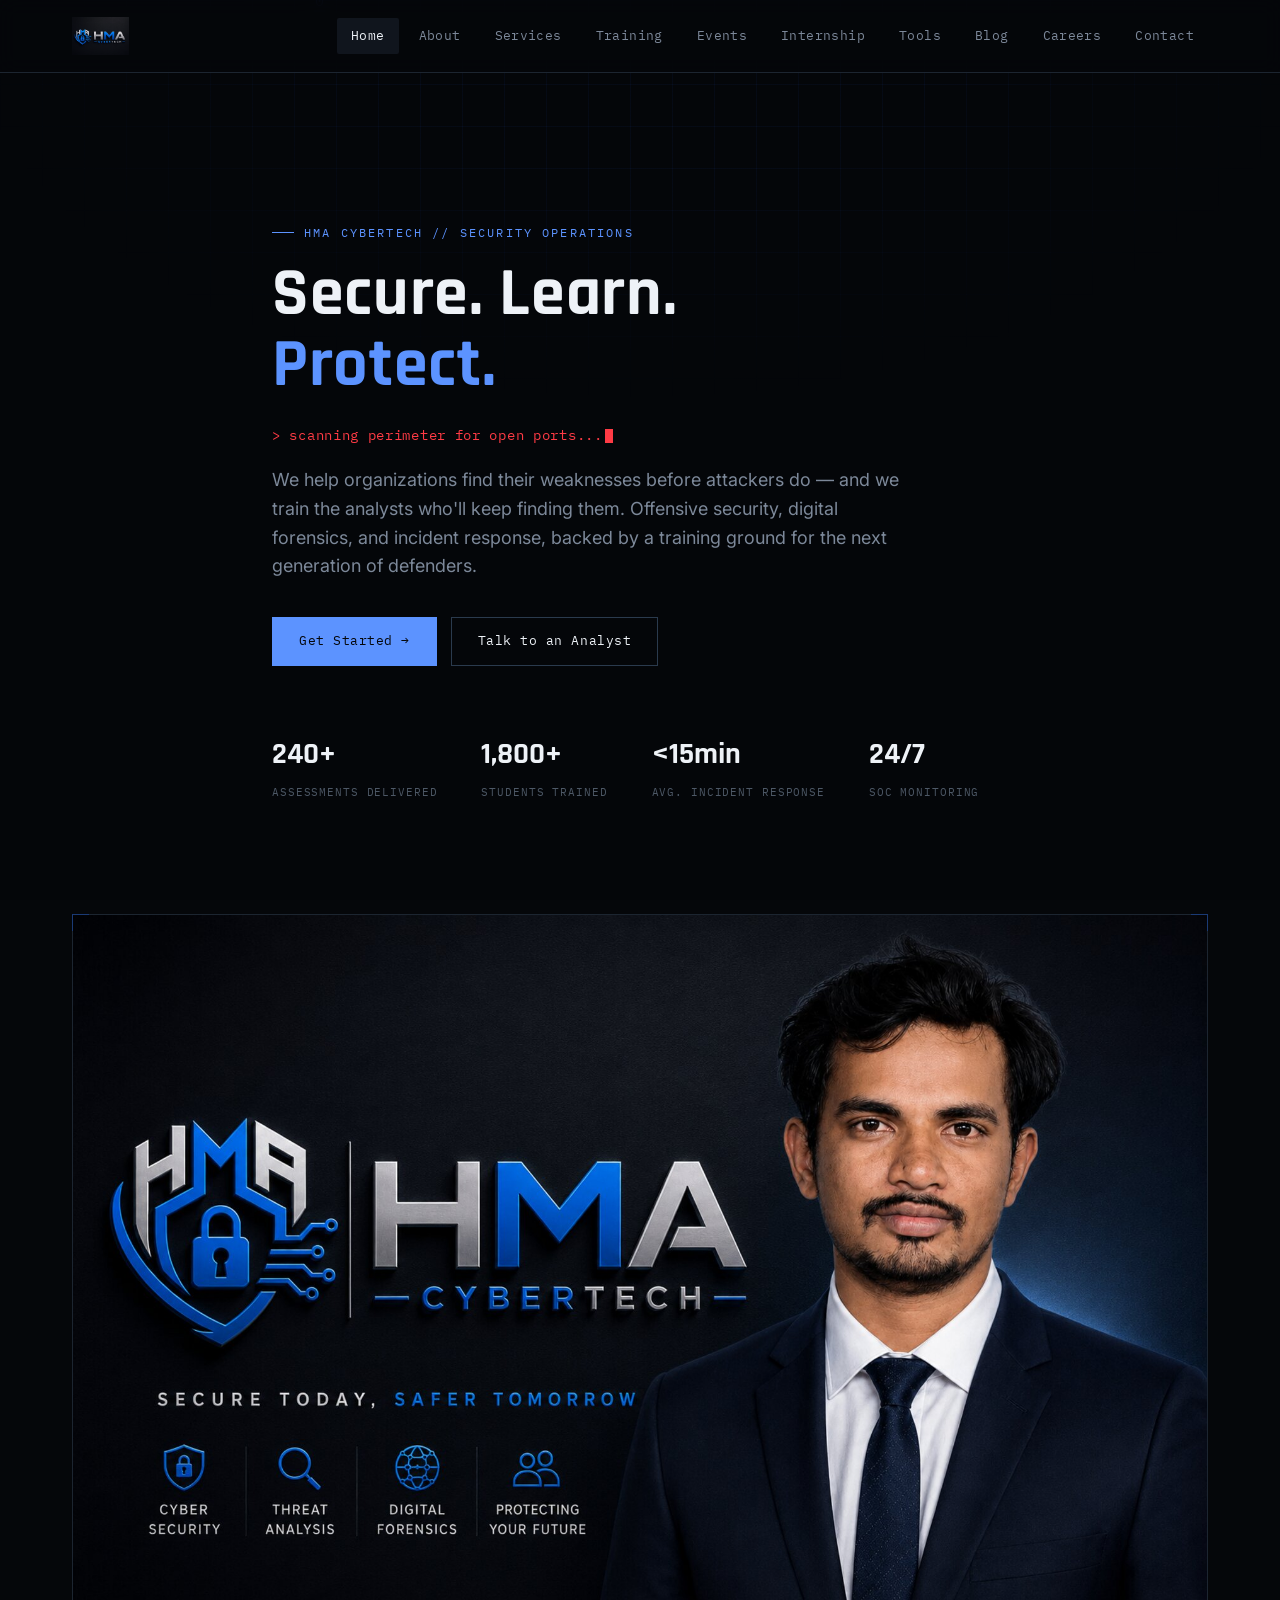
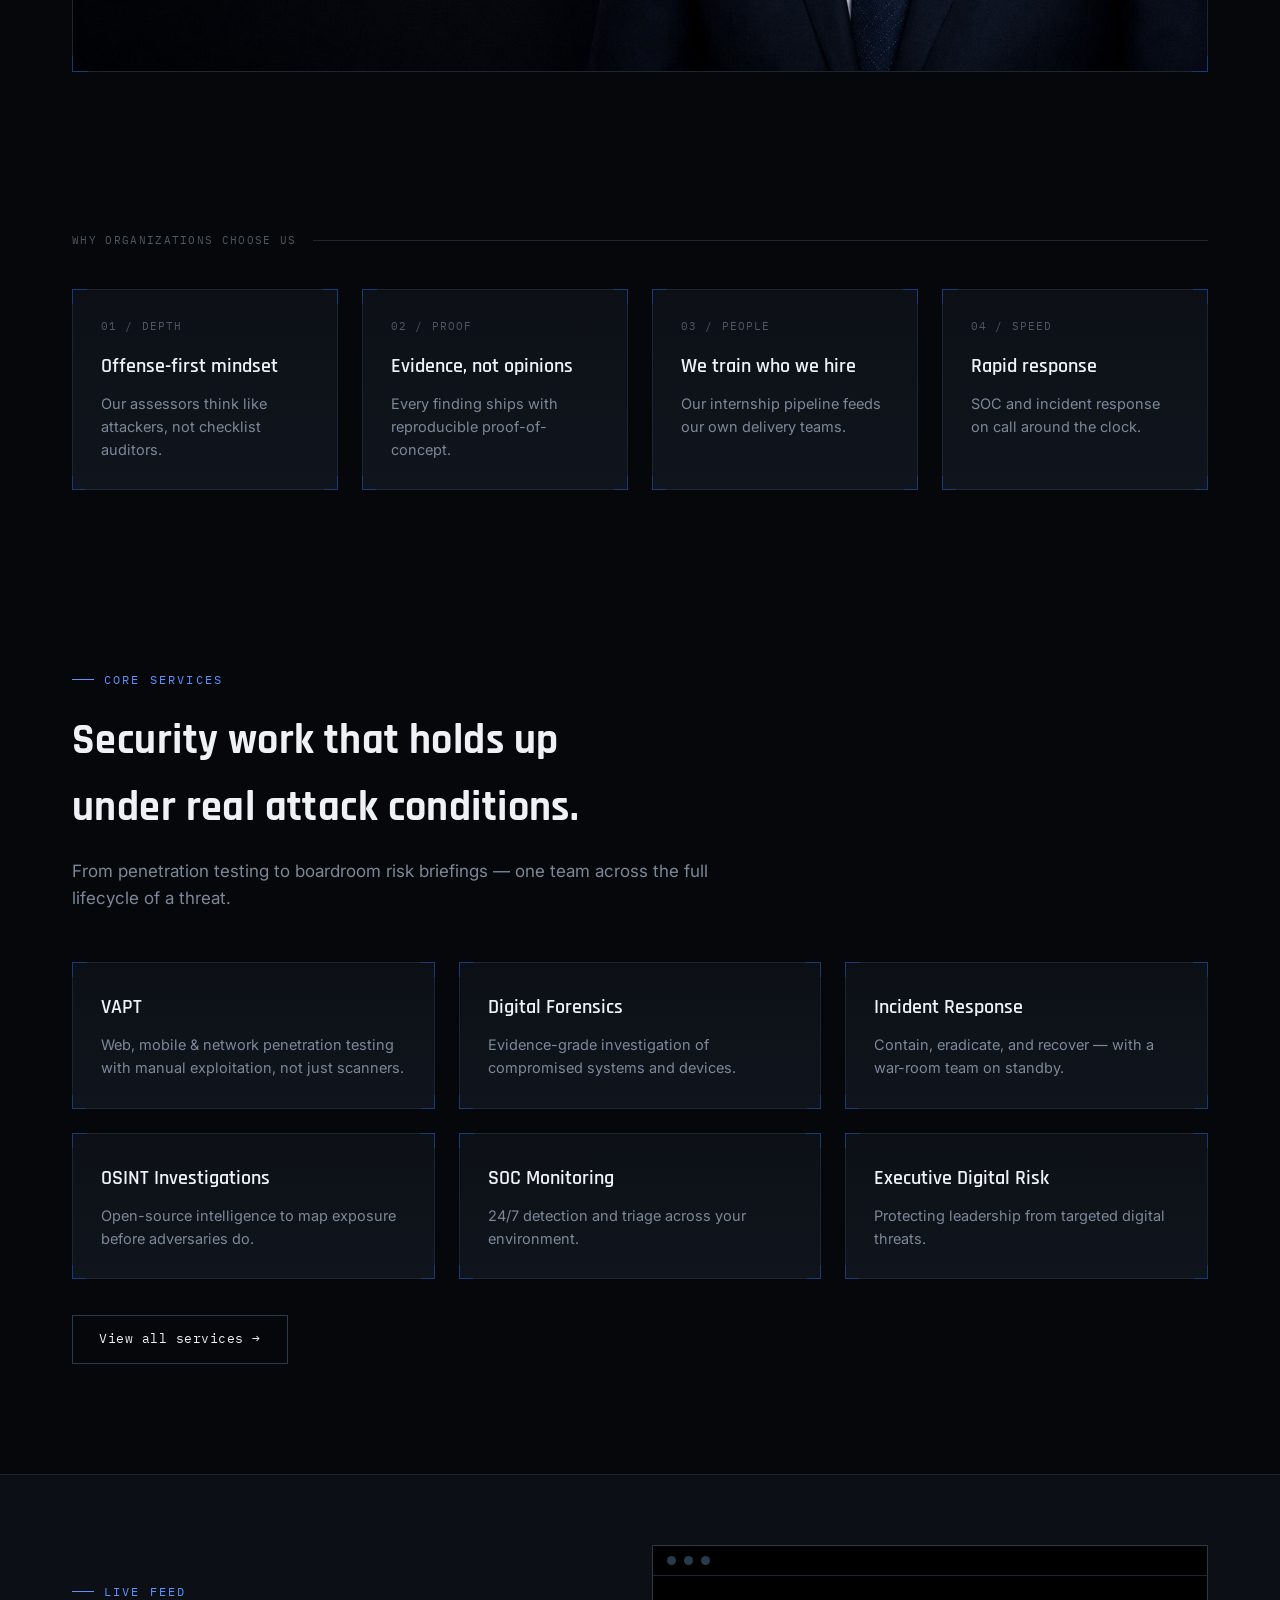
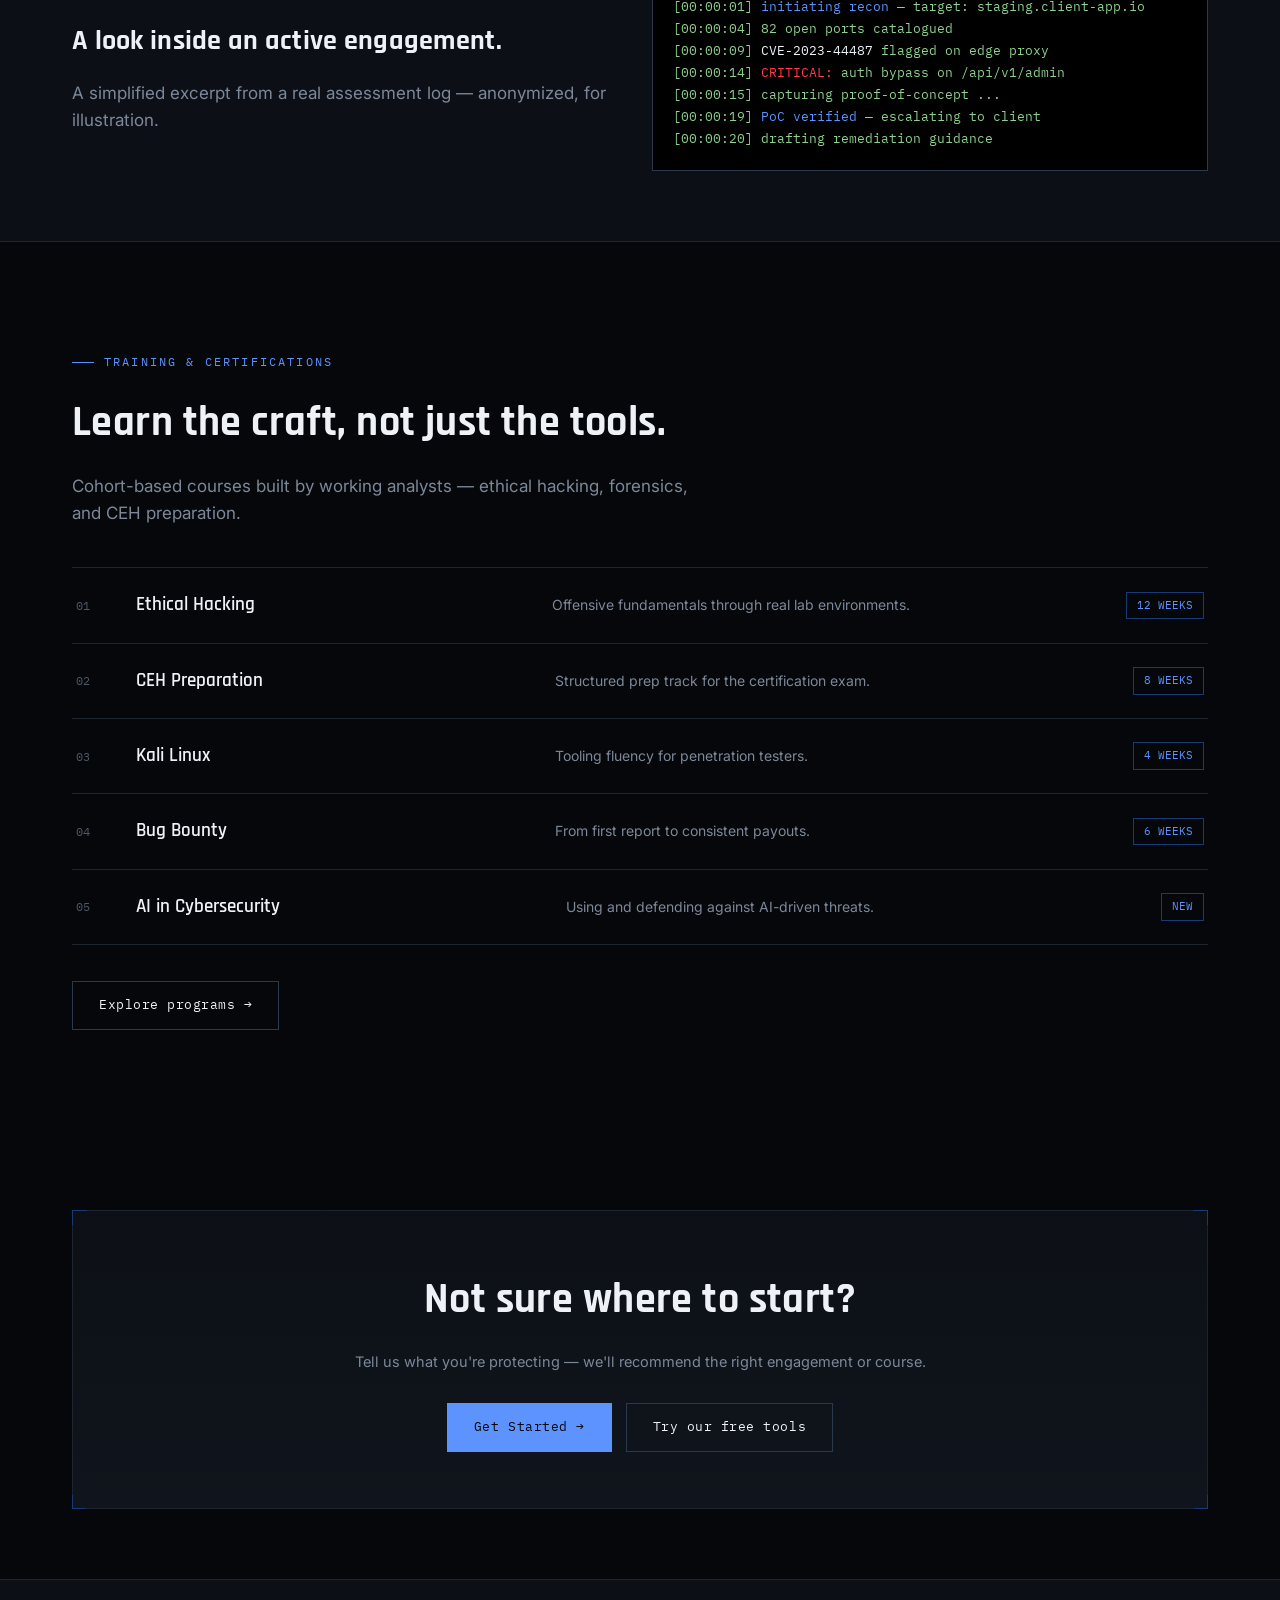
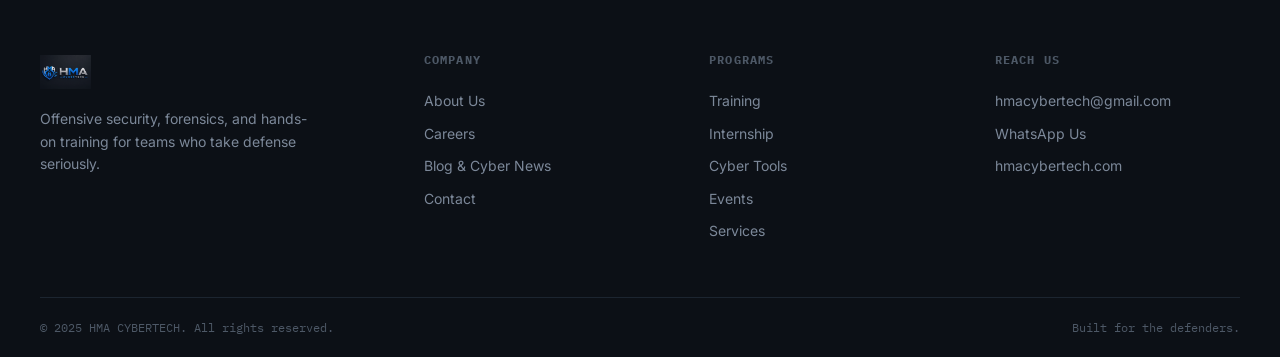
<file: hma-cybertech-site-3/hma-cybertech-site/index.html>
<!DOCTYPE html>
<html lang="en">
<head>
<meta charset="UTF-8">
<meta name="viewport" content="width=device-width, initial-scale=1.0">
<title>HMA CyberTech — Secure. Learn. Protect.</title>
<meta name="description" content="HMA CyberTech delivers VAPT, digital forensics, incident response and hands-on cybersecurity training.">
<link rel="stylesheet" href="assets/style.css">
</head>
<body>
<canvas id="matrix-canvas"></canvas>
<div class="grid-overlay"></div>

<nav class="nav">
  <div class="nav-inner">
    <a href="index.html" class="brand"><img src="assets/logo.png" alt="HMA CyberTech" class="brand-logo"></a>
    <div class="nav-links">
      <a href="index.html" class="active">Home</a>
      <a href="about.html">About</a>
      <a href="services.html">Services</a>
      <a href="training.html">Training</a>
      <a href="events.html">Events</a>
      <a href="internship.html">Internship</a>
      <a href="tools.html">Tools</a>
      <a href="blog.html">Blog</a>
      <a href="careers.html">Careers</a>
      <a href="contact.html">Contact</a>
    </div>
    <button class="nav-toggle" aria-label="Menu">☰</button>
  </div>
</nav>

<header class="hero">
  <div class="wrap hero-inner">
    <div class="eyebrow">HMA CYBERTECH // SECURITY OPERATIONS</div>
    <h1>Secure. Learn.<br><span class="accent">Protect.</span></h1>
    <div class="type-line" data-typeline='["> scanning perimeter for open ports...","> zero critical vulnerabilities found","> training the next generation of defenders"]'>
      <span class="type-text"></span><span class="caret"></span>
    </div>
    <p class="lede">We help organizations find their weaknesses before attackers do — and we train the analysts who'll keep finding them. Offensive security, digital forensics, and incident response, backed by a training ground for the next generation of defenders.</p>
    <div class="hero-actions">
      <a href="contact.html" class="btn">Get Started →</a>
      <a href="contact.html" class="btn btn-outline">Talk to an Analyst</a>
    </div>
    <div class="hero-stats">
      <div class="stat"><b>240+</b><span>Assessments Delivered</span></div>
      <div class="stat"><b>1,800+</b><span>Students Trained</span></div>
      <div class="stat"><b>&lt;15min</b><span>Avg. Incident Response</span></div>
      <div class="stat"><b>24/7</b><span>SOC Monitoring</span></div>
    </div>
  </div>
</header>

<section class="banner-section">
  <div class="wrap">
    <div class="banner-frame">
      <span class="bl"></span><span class="br"></span>
      <img src="assets/banner-founder.jpg" alt="HMA CyberTech — Secure Today, Safer Tomorrow" class="banner-img">
    </div>
  </div>
</section>

<main style="position:relative; z-index:2;">

  <section class="section-tight">
    <div class="wrap">
      <div class="divider"><span>WHY ORGANIZATIONS CHOOSE US</span><div class="line"></div></div>
      <div class="grid grid-4">
        <div class="hud"><span class="bl"></span><span class="br"></span>
          <span class="hud-tag">01 / Depth</span>
          <h3>Offense-first mindset</h3>
          <p>Our assessors think like attackers, not checklist auditors.</p>
        </div>
        <div class="hud"><span class="bl"></span><span class="br"></span>
          <span class="hud-tag">02 / Proof</span>
          <h3>Evidence, not opinions</h3>
          <p>Every finding ships with reproducible proof-of-concept.</p>
        </div>
        <div class="hud"><span class="bl"></span><span class="br"></span>
          <span class="hud-tag">03 / People</span>
          <h3>We train who we hire</h3>
          <p>Our internship pipeline feeds our own delivery teams.</p>
        </div>
        <div class="hud"><span class="bl"></span><span class="br"></span>
          <span class="hud-tag">04 / Speed</span>
          <h3>Rapid response</h3>
          <p>SOC and incident response on call around the clock.</p>
        </div>
      </div>
    </div>
  </section>

  <section class="section">
    <div class="wrap">
      <div class="eyebrow">Core Services</div>
      <h2 class="h2">Security work that holds up<br>under real attack conditions.</h2>
      <p class="lede" style="margin-bottom:50px;">From penetration testing to boardroom risk briefings — one team across the full lifecycle of a threat.</p>
      <div class="grid grid-3">
        <div class="hud"><span class="bl"></span><span class="br"></span>
          <h3>VAPT</h3><p>Web, mobile & network penetration testing with manual exploitation, not just scanners.</p>
        </div>
        <div class="hud"><span class="bl"></span><span class="br"></span>
          <h3>Digital Forensics</h3><p>Evidence-grade investigation of compromised systems and devices.</p>
        </div>
        <div class="hud"><span class="bl"></span><span class="br"></span>
          <h3>Incident Response</h3><p>Contain, eradicate, and recover — with a war-room team on standby.</p>
        </div>
        <div class="hud"><span class="bl"></span><span class="br"></span>
          <h3>OSINT Investigations</h3><p>Open-source intelligence to map exposure before adversaries do.</p>
        </div>
        <div class="hud"><span class="bl"></span><span class="br"></span>
          <h3>SOC Monitoring</h3><p>24/7 detection and triage across your environment.</p>
        </div>
        <div class="hud"><span class="bl"></span><span class="br"></span>
          <h3>Executive Digital Risk</h3><p>Protecting leadership from targeted digital threats.</p>
        </div>
      </div>
      <div style="margin-top:36px;"><a href="services.html" class="btn btn-outline">View all services →</a></div>
    </div>
  </section>

  <section class="section-tight" style="background:var(--panel); border-top:1px solid var(--line); border-bottom:1px solid var(--line);">
    <div class="wrap grid grid-2" style="align-items:center;">
      <div>
        <div class="eyebrow">Live Feed</div>
        <h2 class="h2" style="font-size:28px;">A look inside an active engagement.</h2>
        <p class="lede">A simplified excerpt from a real assessment log — anonymized, for illustration.</p>
      </div>
      <div class="term">
        <div class="term-bar"><span></span><span></span><span></span></div>
        <div class="term-body">[00:00:01] <span class="g">initiating recon</span> — target: staging.client-app.io
[00:00:04] 82 open ports catalogued
[00:00:09] <span class="w">CVE-2023-44487</span> flagged on edge proxy
[00:00:14] <span class="r">CRITICAL:</span> auth bypass on /api/v1/admin
[00:00:15] capturing proof-of-concept ...
[00:00:19] <span class="g">PoC verified</span> — escalating to client
[00:00:20] drafting remediation guidance</div>
      </div>
    </div>
  </section>

  <section class="section">
    <div class="wrap">
      <div class="eyebrow">Training & Certifications</div>
      <h2 class="h2">Learn the craft, not just the tools.</h2>
      <p class="lede" style="margin-bottom:40px;">Cohort-based courses built by working analysts — ethical hacking, forensics, and CEH preparation.</p>
      <div class="rowlist">
        <div class="row"><span class="idx">01</span><span class="title">Ethical Hacking</span><span class="desc">Offensive fundamentals through real lab environments.</span><span class="tag">12 WEEKS</span></div>
        <div class="row"><span class="idx">02</span><span class="title">CEH Preparation</span><span class="desc">Structured prep track for the certification exam.</span><span class="tag">8 WEEKS</span></div>
        <div class="row"><span class="idx">03</span><span class="title">Kali Linux</span><span class="desc">Tooling fluency for penetration testers.</span><span class="tag">4 WEEKS</span></div>
        <div class="row"><span class="idx">04</span><span class="title">Bug Bounty</span><span class="desc">From first report to consistent payouts.</span><span class="tag">6 WEEKS</span></div>
        <div class="row"><span class="idx">05</span><span class="title">AI in Cybersecurity</span><span class="desc">Using and defending against AI-driven threats.</span><span class="tag">NEW</span></div>
      </div>
      <div style="margin-top:36px;"><a href="training.html" class="btn btn-outline">Explore programs →</a></div>
    </div>
  </section>

  <section class="section-tight">
    <div class="wrap">
      <div class="hud" style="padding:56px; text-align:center;">
        <span class="bl"></span><span class="br"></span>
        <h2 class="h2">Not sure where to start?</h2>
        <p class="lede" style="margin:0 auto 30px;">Tell us what you're protecting — we'll recommend the right engagement or course.</p>
        <div class="hero-actions" style="justify-content:center;">
          <a href="contact.html" class="btn">Get Started →</a>
          <a href="tools.html" class="btn btn-outline">Try our free tools</a>
        </div>
      </div>
    </div>
  </section>

</main>

<footer>
  <div class="wrap foot-top">
    <div>
      <a href="index.html" class="brand" style="margin-bottom:14px;"><img src="assets/logo.png" alt="HMA CyberTech" class="brand-logo brand-logo-foot"></a>
      <p style="color:var(--mute); font-size:14px; max-width:280px;">Offensive security, forensics, and hands-on training for teams who take defense seriously.</p>
    </div>
    <div>
      <h4>Company</h4>
      <a href="about.html">About Us</a>
      <a href="careers.html">Careers</a>
      <a href="blog.html">Blog & Cyber News</a>
      <a href="contact.html">Contact</a>
    </div>
    <div>
      <h4>Programs</h4>
      <a href="training.html">Training</a>
      <a href="internship.html">Internship</a>
      <a href="tools.html">Cyber Tools</a>
      <a href="events.html">Events</a>
      <a href="services.html">Services</a>
    </div>
    <div>
      <h4>Reach us</h4>
      <a href="mailto:hmacybertech@gmail.com">hmacybertech@gmail.com</a>
      <a href="tel:+919177409076">WhatsApp Us</a>
      <a href="contact.html">hmacybertech.com</a>
    </div>
  </div>
  <div class="wrap foot-bottom">
    <span>© 2025 HMA CYBERTECH. All rights reserved.</span>
    <span>Built for the defenders.</span>
  </div>
</footer>

<script src="assets/main.js"></script>
</body>
</html>
</file>
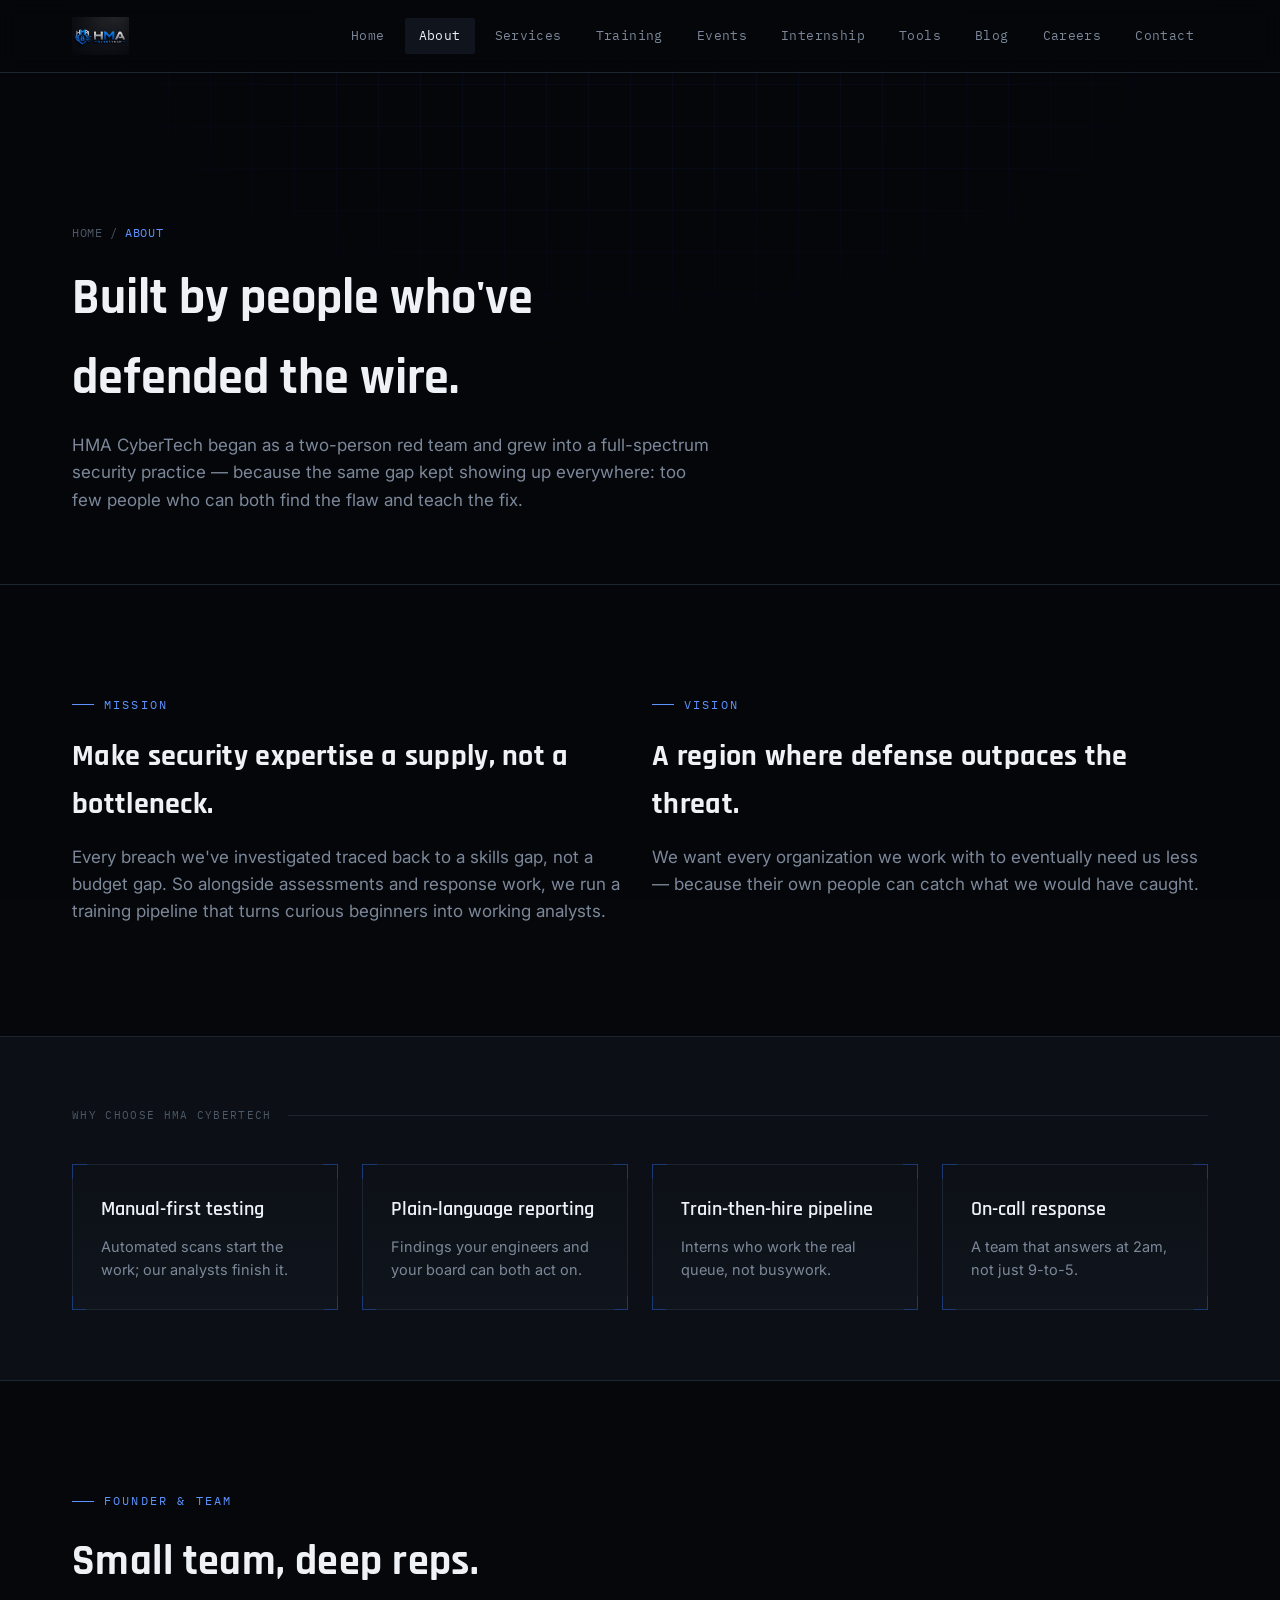
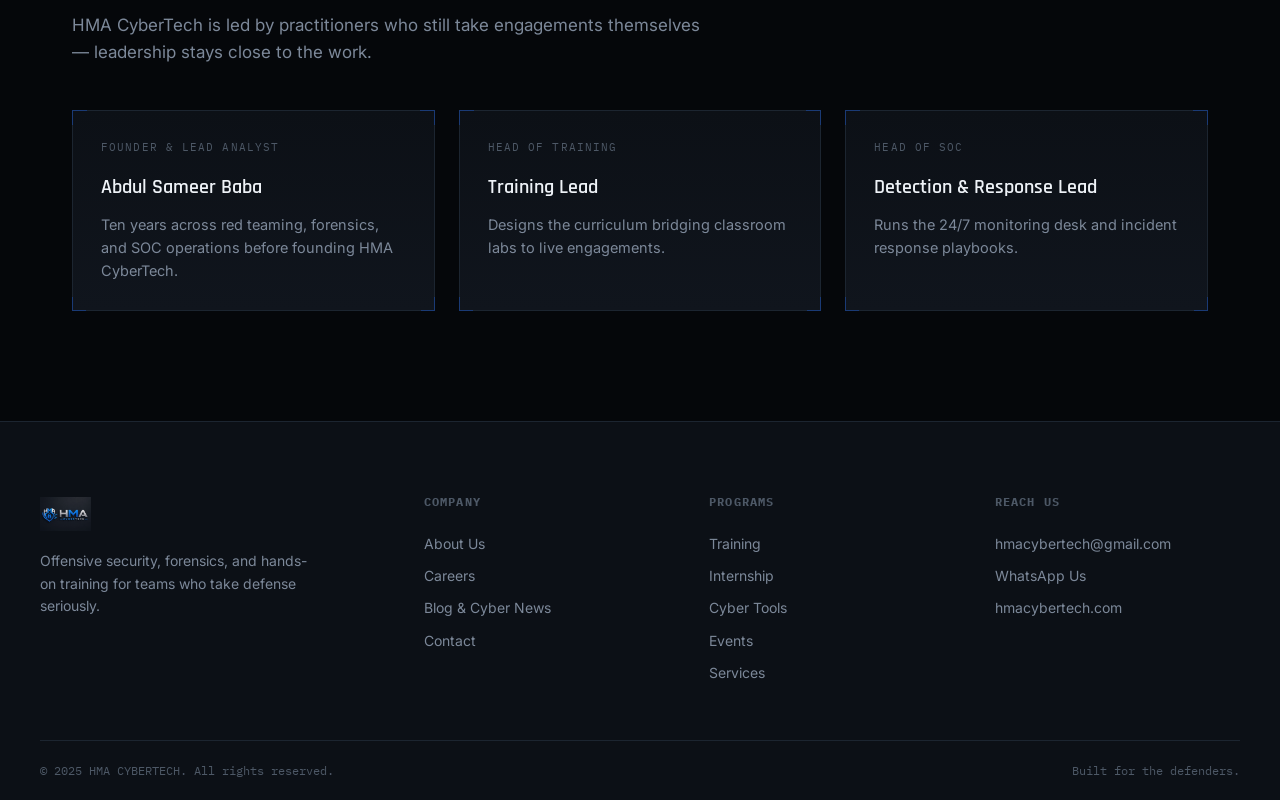
<file: hma-cybertech-site-3/hma-cybertech-site/about.html>
<!DOCTYPE html>
<html lang="en">
<head>
<meta charset="UTF-8">
<meta name="viewport" content="width=device-width, initial-scale=1.0">
<title>About Us — HMA CyberTech</title>
<link rel="stylesheet" href="assets/style.css">
</head>
<body>
<canvas id="matrix-canvas"></canvas>
<div class="grid-overlay"></div>

<nav class="nav">
  <div class="nav-inner">
    <a href="index.html" class="brand"><img src="assets/logo.png" alt="HMA CyberTech" class="brand-logo"></a>
    <div class="nav-links">
      <a href="index.html">Home</a>
      <a href="about.html" class="active">About</a>
      <a href="services.html">Services</a>
      <a href="training.html">Training</a>
      <a href="events.html">Events</a>
      <a href="internship.html">Internship</a>
      <a href="tools.html">Tools</a>
      <a href="blog.html">Blog</a>
      <a href="careers.html">Careers</a>
      <a href="contact.html">Contact</a>
    </div>
    <button class="nav-toggle" aria-label="Menu">☰</button>
  </div>
</nav>

<header class="pagehead">
  <div class="wrap">
    <div class="crumb">HOME / <span>ABOUT</span></div>
    <h1>Built by people who've<br>defended the wire.</h1>
    <p class="lede">HMA CyberTech began as a two-person red team and grew into a full-spectrum security practice — because the same gap kept showing up everywhere: too few people who can both find the flaw and teach the fix.</p>
  </div>
</header>

<main style="position:relative; z-index:2;">

  <section class="section">
    <div class="wrap grid grid-2">
      <div>
        <div class="eyebrow">Mission</div>
        <h2 class="h2" style="font-size:30px;">Make security expertise a supply, not a bottleneck.</h2>
        <p class="lede">Every breach we've investigated traced back to a skills gap, not a budget gap. So alongside assessments and response work, we run a training pipeline that turns curious beginners into working analysts.</p>
      </div>
      <div>
        <div class="eyebrow">Vision</div>
        <h2 class="h2" style="font-size:30px;">A region where defense outpaces the threat.</h2>
        <p class="lede">We want every organization we work with to eventually need us less — because their own people can catch what we would have caught.</p>
      </div>
    </div>
  </section>

  <section class="section-tight" style="background:var(--panel); border-top:1px solid var(--line); border-bottom:1px solid var(--line);">
    <div class="wrap">
      <div class="divider"><span>WHY CHOOSE HMA CYBERTECH</span><div class="line"></div></div>
      <div class="grid grid-4">
        <div class="hud"><span class="bl"></span><span class="br"></span><h3>Manual-first testing</h3><p>Automated scans start the work; our analysts finish it.</p></div>
        <div class="hud"><span class="bl"></span><span class="br"></span><h3>Plain-language reporting</h3><p>Findings your engineers and your board can both act on.</p></div>
        <div class="hud"><span class="bl"></span><span class="br"></span><h3>Train-then-hire pipeline</h3><p>Interns who work the real queue, not busywork.</p></div>
        <div class="hud"><span class="bl"></span><span class="br"></span><h3>On-call response</h3><p>A team that answers at 2am, not just 9-to-5.</p></div>
      </div>
    </div>
  </section>

  <section class="section">
    <div class="wrap">
      <div class="eyebrow">Founder & Team</div>
      <h2 class="h2">Small team, deep reps.</h2>
      <p class="lede" style="margin-bottom:44px;">HMA CyberTech is led by practitioners who still take engagements themselves — leadership stays close to the work.</p>
      <div class="grid grid-3">
        <div class="hud"><span class="bl"></span><span class="br"></span>
          <span class="hud-tag">Founder & Lead Analyst</span>
          <h3>Abdul Sameer Baba</h3>
          <p>Ten years across red teaming, forensics, and SOC operations before founding HMA CyberTech.</p>
        </div>
        <div class="hud"><span class="bl"></span><span class="br"></span>
          <span class="hud-tag">Head of Training</span>
          <h3>Training Lead</h3>
          <p>Designs the curriculum bridging classroom labs to live engagements.</p>
        </div>
        <div class="hud"><span class="bl"></span><span class="br"></span>
          <span class="hud-tag">Head of SOC</span>
          <h3>Detection & Response Lead</h3>
          <p>Runs the 24/7 monitoring desk and incident response playbooks.</p>
        </div>
      </div>
    </div>
  </section>

</main>

<footer>
  <div class="wrap foot-top">
    <div>
      <a href="index.html" class="brand" style="margin-bottom:14px;"><img src="assets/logo.png" alt="HMA CyberTech" class="brand-logo brand-logo-foot"></a>
      <p style="color:var(--mute); font-size:14px; max-width:280px;">Offensive security, forensics, and hands-on training for teams who take defense seriously.</p>
    </div>
    <div>
      <h4>Company</h4>
      <a href="about.html">About Us</a>
      <a href="careers.html">Careers</a>
      <a href="blog.html">Blog & Cyber News</a>
      <a href="contact.html">Contact</a>
    </div>
    <div>
      <h4>Programs</h4>
      <a href="training.html">Training</a>
      <a href="internship.html">Internship</a>
      <a href="tools.html">Cyber Tools</a>
      <a href="events.html">Events</a>
      <a href="services.html">Services</a>
    </div>
    <div>
      <h4>Reach us</h4>
      <a href="mailto:contact@hmacybertech.com">hmacybertech@gmail.com</a>
      <a href="tel:+919177409076">WhatsApp Us</a>
      <a href="contact.html">hmacybertech.com</a>
    </div>
  </div>
  <div class="wrap foot-bottom">
    <span>© 2025 HMA CYBERTECH. All rights reserved.</span>
    <span>Built for the defenders.</span>
  </div>
</footer>

<script src="assets/main.js"></script>
</body>
</html>
</file>
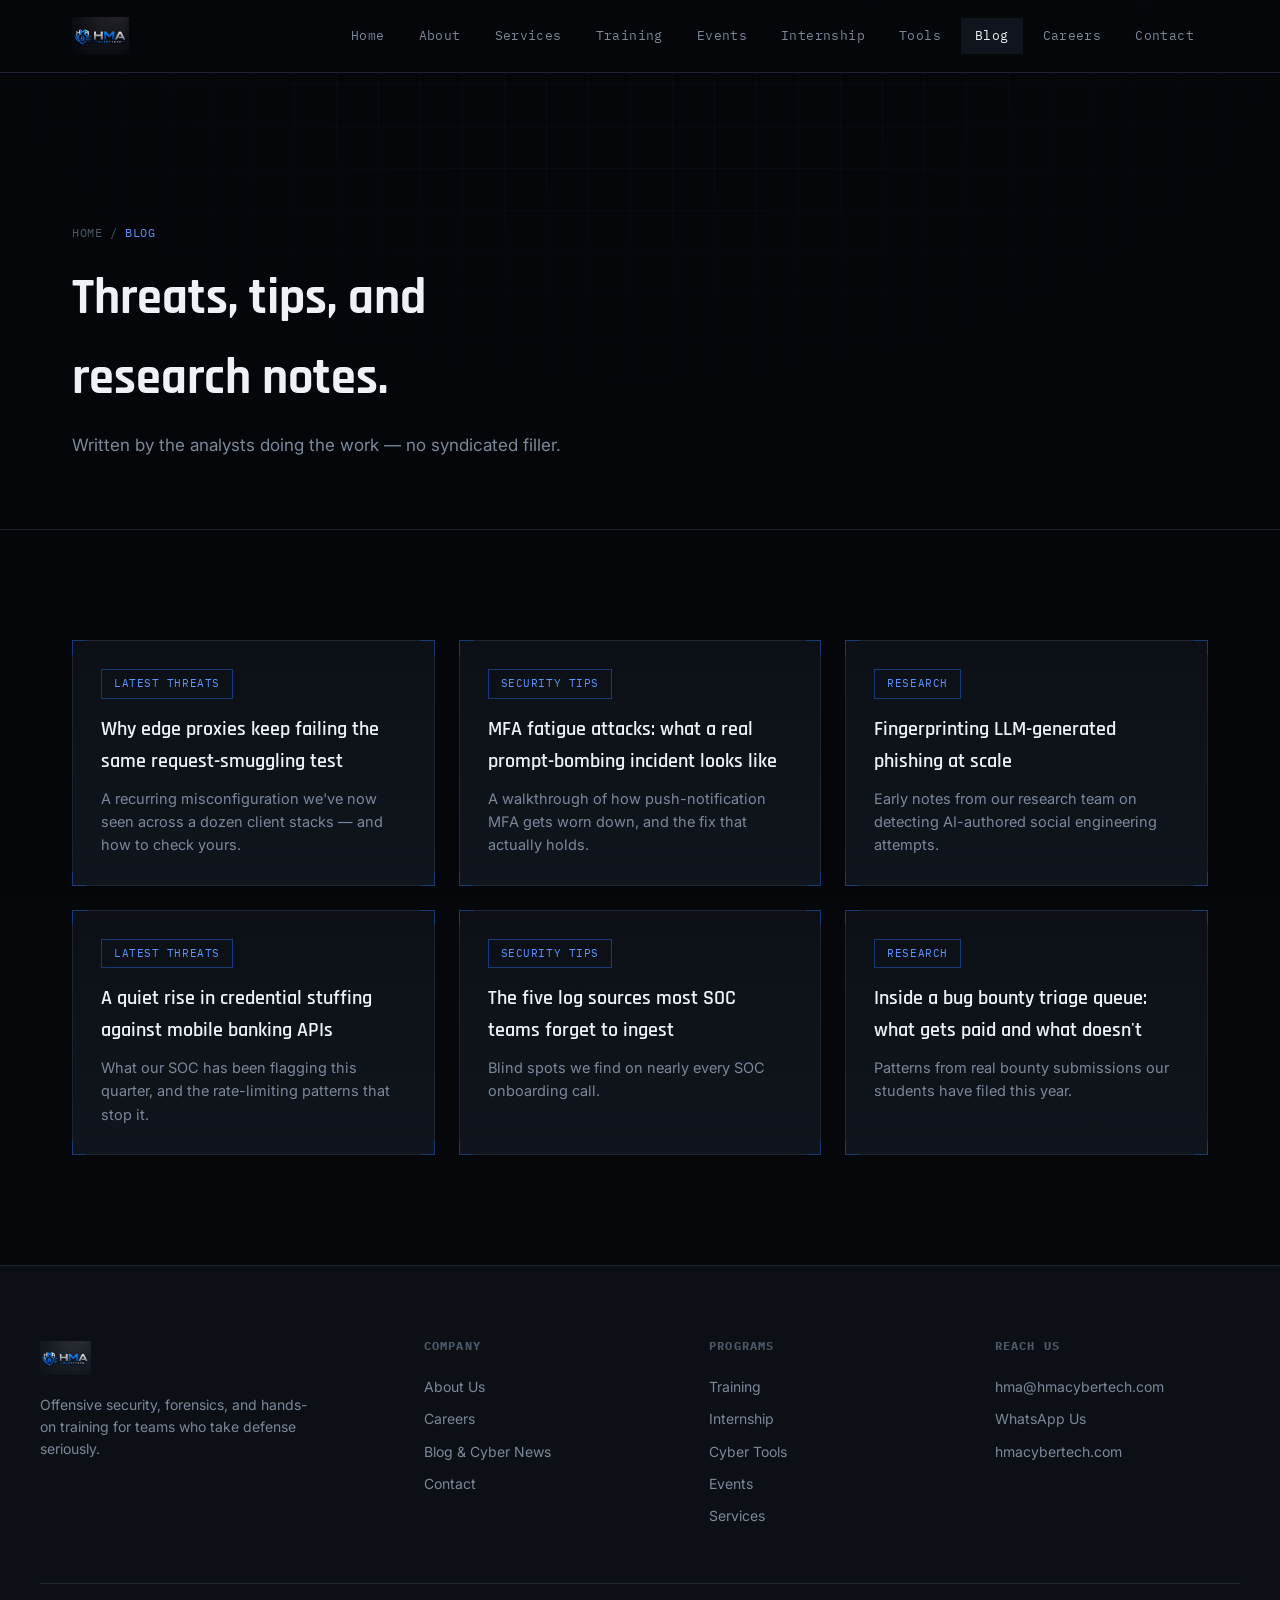
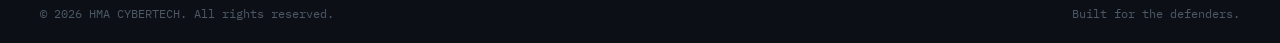
<file: hma-cybertech-site-3/hma-cybertech-site/blog.html>
<!DOCTYPE html>
<html lang="en">
<head>
<meta charset="UTF-8">
<meta name="viewport" content="width=device-width, initial-scale=1.0">
<title>Blog & Cyber News — HMA CyberTech</title>
<link rel="stylesheet" href="assets/style.css">
</head>
<body>
<canvas id="matrix-canvas"></canvas>
<div class="grid-overlay"></div>

<nav class="nav">
  <div class="nav-inner">
    <a href="index.html" class="brand"><img src="assets/logo.png" alt="HMA CyberTech" class="brand-logo"></a>
    <div class="nav-links">
      <a href="index.html">Home</a>
      <a href="about.html">About</a>
      <a href="services.html">Services</a>
      <a href="training.html">Training</a>
      <a href="events.html">Events</a>
      <a href="internship.html">Internship</a>
      <a href="tools.html">Tools</a>
      <a href="blog.html" class="active">Blog</a>
      <a href="careers.html">Careers</a>
      <a href="contact.html">Contact</a>
    </div>
    <button class="nav-toggle" aria-label="Menu">☰</button>
  </div>
</nav>

<header class="pagehead">
  <div class="wrap">
    <div class="crumb">HOME / <span>BLOG</span></div>
    <h1>Threats, tips, and<br>research notes.</h1>
    <p class="lede">Written by the analysts doing the work — no syndicated filler.</p>
  </div>
</header>

<main style="position:relative; z-index:2;">

  <section class="section">
    <div class="wrap">
      <div class="grid grid-3">

        <div class="hud"><span class="bl"></span><span class="br"></span>
          <span class="hud-tag pill">LATEST THREATS</span>
          <h3>Why edge proxies keep failing the same request-smuggling test</h3>
          <p>A recurring misconfiguration we've now seen across a dozen client stacks — and how to check yours.</p>
        </div>

        <div class="hud"><span class="bl"></span><span class="br"></span>
          <span class="hud-tag pill">SECURITY TIPS</span>
          <h3>MFA fatigue attacks: what a real prompt-bombing incident looks like</h3>
          <p>A walkthrough of how push-notification MFA gets worn down, and the fix that actually holds.</p>
        </div>

        <div class="hud"><span class="bl"></span><span class="br"></span>
          <span class="hud-tag pill">RESEARCH</span>
          <h3>Fingerprinting LLM-generated phishing at scale</h3>
          <p>Early notes from our research team on detecting AI-authored social engineering attempts.</p>
        </div>

        <div class="hud"><span class="bl"></span><span class="br"></span>
          <span class="hud-tag pill">LATEST THREATS</span>
          <h3>A quiet rise in credential stuffing against mobile banking APIs</h3>
          <p>What our SOC has been flagging this quarter, and the rate-limiting patterns that stop it.</p>
        </div>

        <div class="hud"><span class="bl"></span><span class="br"></span>
          <span class="hud-tag pill">SECURITY TIPS</span>
          <h3>The five log sources most SOC teams forget to ingest</h3>
          <p>Blind spots we find on nearly every SOC onboarding call.</p>
        </div>

        <div class="hud"><span class="bl"></span><span class="br"></span>
          <span class="hud-tag pill">RESEARCH</span>
          <h3>Inside a bug bounty triage queue: what gets paid and what doesn't</h3>
          <p>Patterns from real bounty submissions our students have filed this year.</p>
        </div>

      </div>
    </div>
  </section>

</main>

<footer>
  <div class="wrap foot-top">
    <div>
      <a href="index.html" class="brand" style="margin-bottom:14px;"><img src="assets/logo.png" alt="HMA CyberTech" class="brand-logo brand-logo-foot"></a>
      <p style="color:var(--mute); font-size:14px; max-width:280px;">Offensive security, forensics, and hands-on training for teams who take defense seriously.</p>
    </div>
    <div>
      <h4>Company</h4>
      <a href="about.html">About Us</a>
      <a href="careers.html">Careers</a>
      <a href="blog.html">Blog & Cyber News</a>
      <a href="contact.html">Contact</a>
    </div>
    <div>
      <h4>Programs</h4>
      <a href="training.html">Training</a>
      <a href="internship.html">Internship</a>
      <a href="tools.html">Cyber Tools</a>
      <a href="events.html">Events</a>
      <a href="services.html">Services</a>
    </div>
    <div>
      <h4>Reach us</h4>
      <a href="mailto:hma@hmacybertech.com">hma@hmacybertech.com</a>
      <a href="tel:+919177409076">WhatsApp Us</a>
      <a href="contact.html">hmacybertech.com</a>
    </div>
  </div>
  <div class="wrap foot-bottom">
    <span>© 2026 HMA CYBERTECH. All rights reserved.</span>
    <span>Built for the defenders.</span>
  </div>
</footer>

<script src="assets/main.js"></script>
</body>
</html>
</file>
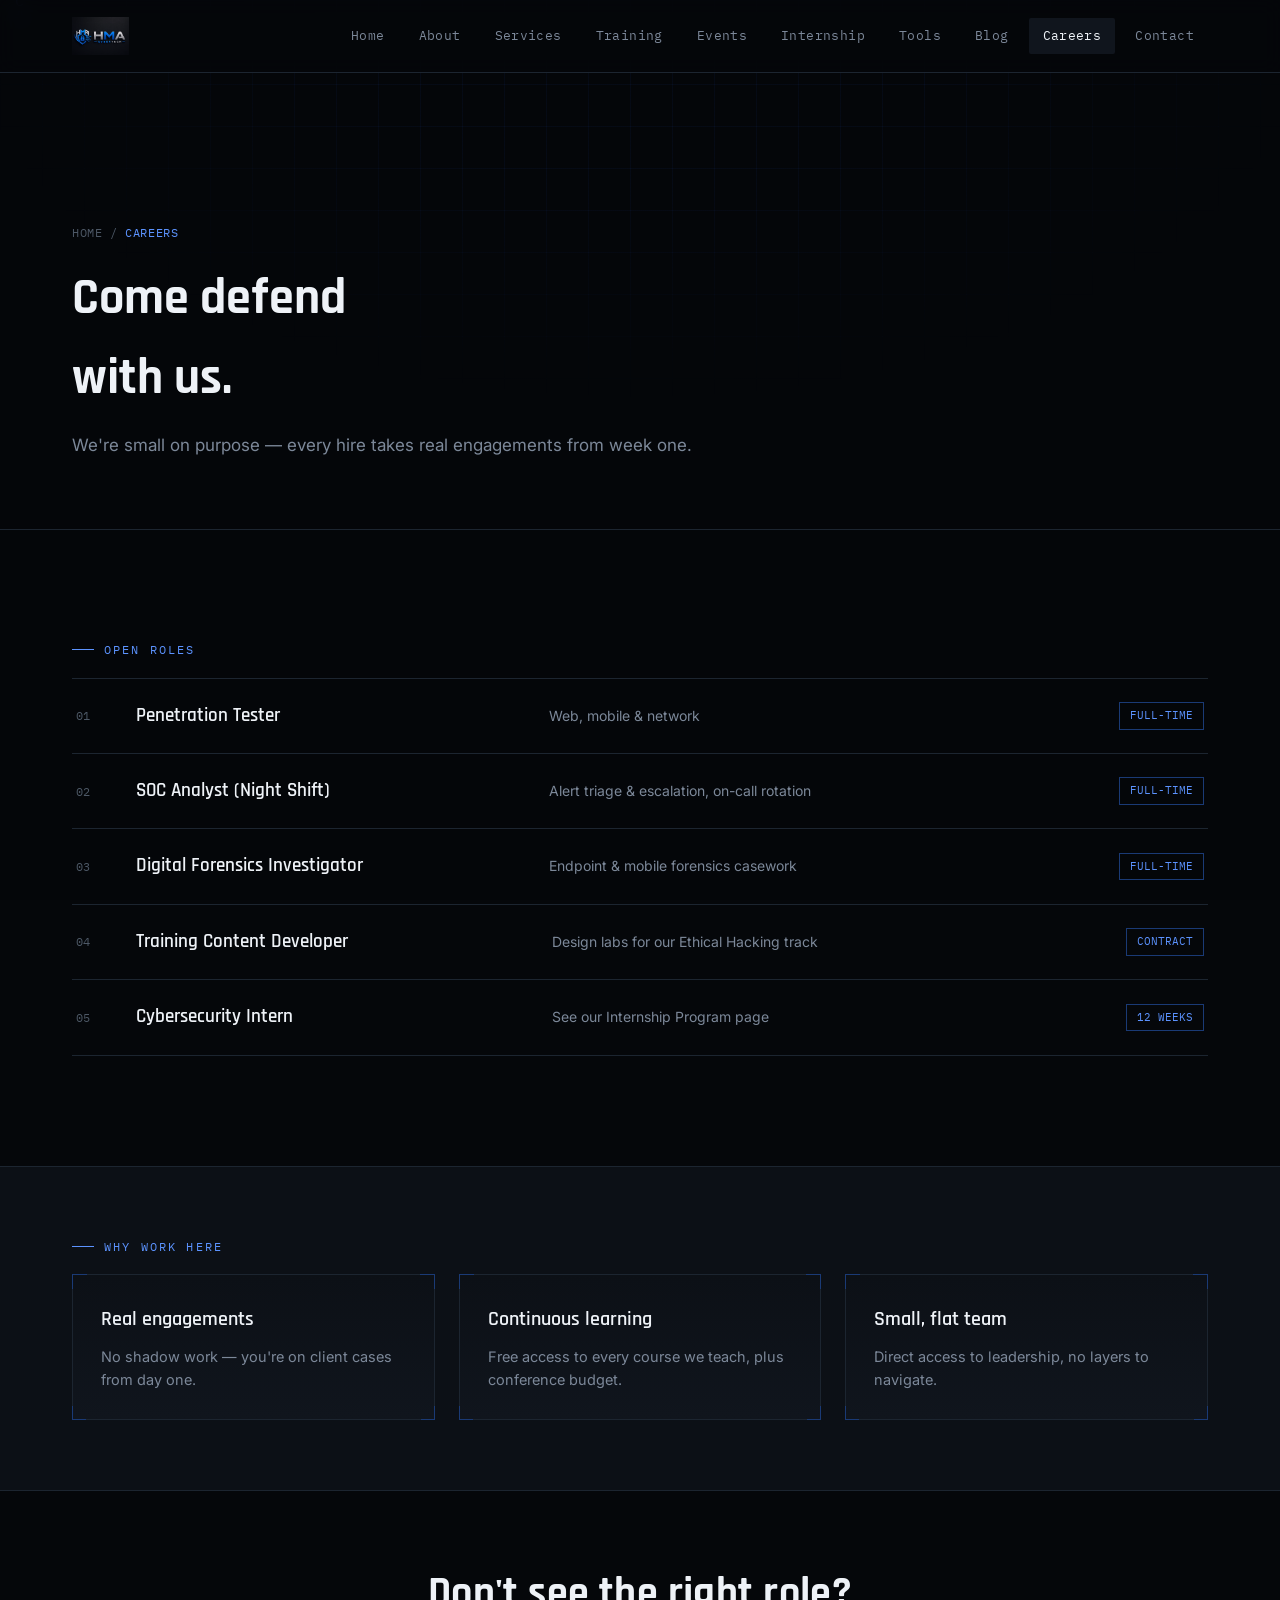
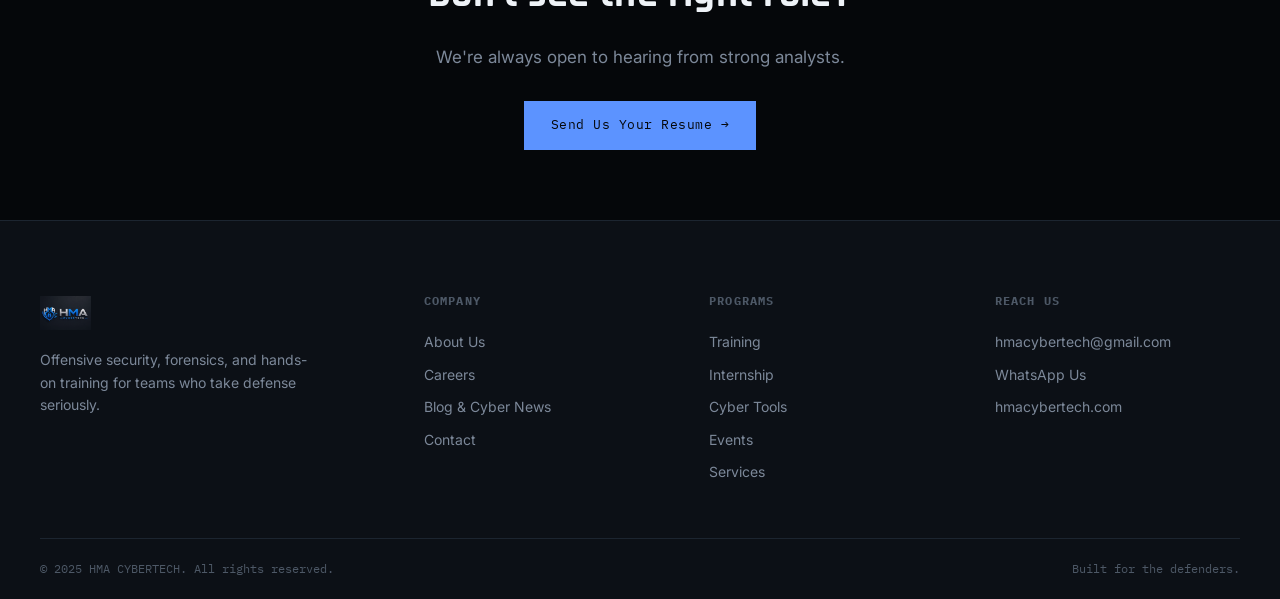
<file: hma-cybertech-site-3/hma-cybertech-site/careers.html>
<!DOCTYPE html>
<html lang="en">
<head>
<meta charset="UTF-8">
<meta name="viewport" content="width=device-width, initial-scale=1.0">
<title>Careers — HMA CyberTech</title>
<link rel="stylesheet" href="assets/style.css">
</head>
<body>
<canvas id="matrix-canvas"></canvas>
<div class="grid-overlay"></div>

<nav class="nav">
  <div class="nav-inner">
    <a href="index.html" class="brand"><img src="assets/logo.png" alt="HMA CyberTech" class="brand-logo"></a>
    <div class="nav-links">
      <a href="index.html">Home</a>
      <a href="about.html">About</a>
      <a href="services.html">Services</a>
      <a href="training.html">Training</a>
      <a href="events.html">Events</a>
      <a href="internship.html">Internship</a>
      <a href="tools.html">Tools</a>
      <a href="blog.html">Blog</a>
      <a href="careers.html" class="active">Careers</a>
      <a href="contact.html">Contact</a>
    </div>
    <button class="nav-toggle" aria-label="Menu">☰</button>
  </div>
</nav>

<header class="pagehead">
  <div class="wrap">
    <div class="crumb">HOME / <span>CAREERS</span></div>
    <h1>Come defend<br>with us.</h1>
    <p class="lede">We're small on purpose — every hire takes real engagements from week one.</p>
  </div>
</header>

<main style="position:relative; z-index:2;">

  <section class="section">
    <div class="wrap">
      <div class="eyebrow">Open Roles</div>
      <div class="rowlist">
        <div class="row"><span class="idx">01</span><span class="title">Penetration Tester</span><span class="desc">Web, mobile & network </span><span class="tag">FULL-TIME</span></div>
        <div class="row"><span class="idx">02</span><span class="title">SOC Analyst (Night Shift)</span><span class="desc">Alert triage & escalation, on-call rotation</span><span class="tag">FULL-TIME</span></div>
        <div class="row"><span class="idx">03</span><span class="title">Digital Forensics Investigator</span><span class="desc">Endpoint & mobile forensics casework</span><span class="tag">FULL-TIME</span></div>
        <div class="row"><span class="idx">04</span><span class="title">Training Content Developer</span><span class="desc">Design labs for our Ethical Hacking track</span><span class="tag">CONTRACT</span></div>
        <div class="row"><span class="idx">05</span><span class="title">Cybersecurity Intern</span><span class="desc">See our Internship Program page</span><span class="tag">12 WEEKS</span></div>
      </div>
    </div>
  </section>

  <section class="section-tight" style="background:var(--panel); border-top:1px solid var(--line); border-bottom:1px solid var(--line);">
    <div class="wrap">
      <div class="eyebrow">Why work here</div>
      <div class="grid grid-3">
        <div class="hud"><span class="bl"></span><span class="br"></span><h3>Real engagements</h3><p>No shadow work — you're on client cases from day one.</p></div>
        <div class="hud"><span class="bl"></span><span class="br"></span><h3>Continuous learning</h3><p>Free access to every course we teach, plus conference budget.</p></div>
        <div class="hud"><span class="bl"></span><span class="br"></span><h3>Small, flat team</h3><p>Direct access to leadership, no layers to navigate.</p></div>
      </div>
    </div>
  </section>

  <section class="section-tight" style="text-align:center;">
    <div class="wrap">
      <h2 class="h2">Don't see the right role?</h2>
      <p class="lede" style="margin:0 auto 30px;">We're always open to hearing from strong analysts.</p>
      <a href="contact.html" class="btn">Send Us Your Resume →</a>
    </div>
  </section>

</main>

<footer>
  <div class="wrap foot-top">
    <div>
      <a href="index.html" class="brand" style="margin-bottom:14px;"><img src="assets/logo.png" alt="HMA CyberTech" class="brand-logo brand-logo-foot"></a>
      <p style="color:var(--mute); font-size:14px; max-width:280px;">Offensive security, forensics, and hands-on training for teams who take defense seriously.</p>
    </div>
    <div>
      <h4>Company</h4>
      <a href="about.html">About Us</a>
      <a href="careers.html">Careers</a>
      <a href="blog.html">Blog & Cyber News</a>
      <a href="contact.html">Contact</a>
    </div>
    <div>
      <h4>Programs</h4>
      <a href="training.html">Training</a>
      <a href="internship.html">Internship</a>
      <a href="tools.html">Cyber Tools</a>
      <a href="events.html">Events</a>
      <a href="services.html">Services</a>
    </div>
    <div>
      <h4>Reach us</h4>
      <a href="mailto:hmacybertech@gmail.com">hmacybertech@gmail.com</a>
      <a href="tel:+919177409076">WhatsApp Us</a>
      <a href="contact.html">hmacybertech.com</a>
    </div>
  </div>
  <div class="wrap foot-bottom">
    <span>© 2025 HMA CYBERTECH. All rights reserved.</span>
    <span>Built for the defenders.</span>
  </div>
</footer>

<script src="assets/main.js"></script>
</body>
</html>
</file>
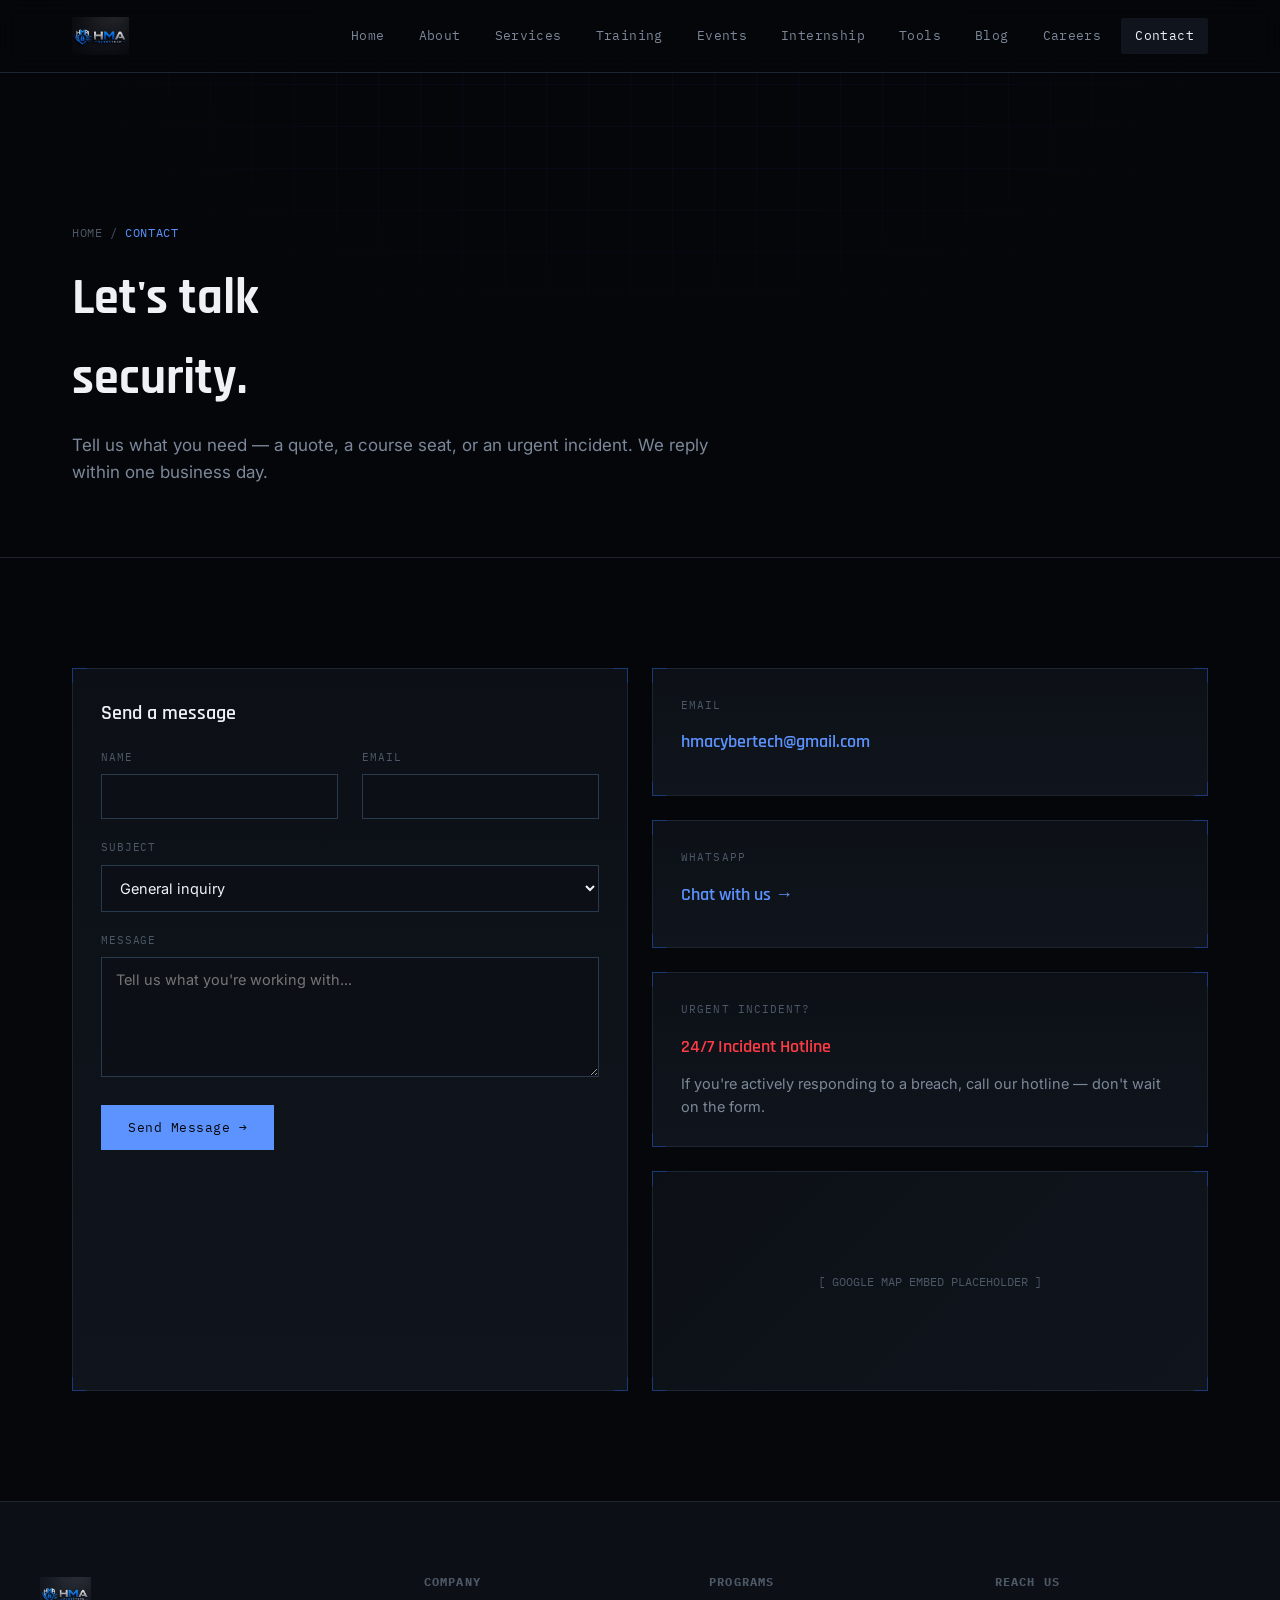
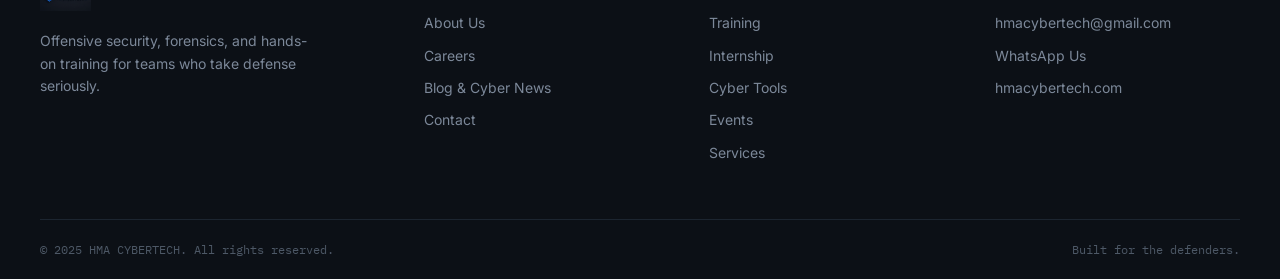
<file: hma-cybertech-site-3/hma-cybertech-site/contact.html>
<!DOCTYPE html>
<html lang="en">
<head>
<meta charset="UTF-8">
<meta name="viewport" content="width=device-width, initial-scale=1.0">
<title>Contact — HMA CyberTech</title>
<link rel="stylesheet" href="assets/style.css">
</head>
<body>
<canvas id="matrix-canvas"></canvas>
<div class="grid-overlay"></div>

<nav class="nav">
  <div class="nav-inner">
    <a href="index.html" class="brand"><img src="assets/logo.png" alt="HMA CyberTech" class="brand-logo"></a>
    <div class="nav-links">
      <a href="index.html">Home</a>
      <a href="about.html">About</a>
      <a href="services.html">Services</a>
      <a href="training.html">Training</a>
      <a href="events.html">Events</a>
      <a href="internship.html">Internship</a>
      <a href="tools.html">Tools</a>
      <a href="blog.html">Blog</a>
      <a href="careers.html">Careers</a>
      <a href="contact.html" class="active">Contact</a>
    </div>
    <button class="nav-toggle" aria-label="Menu">☰</button>
  </div>
</nav>

<header class="pagehead">
  <div class="wrap">
    <div class="crumb">HOME / <span>CONTACT</span></div>
    <h1>Let's talk<br>security.</h1>
    <p class="lede">Tell us what you need — a quote, a course seat, or an urgent incident. We reply within one business day.</p>
  </div>
</header>

<main style="position:relative; z-index:2;">

  <section class="section">
    <div class="wrap grid grid-2">

      <div class="hud">
        <span class="bl"></span><span class="br"></span>
        <h3 style="margin-bottom:20px;">Send a message</h3>
        <form data-contact-form>
          <div class="grid grid-2">
            <div class="field"><label>Name</label><input type="text" required></div>
            <div class="field"><label>Email</label><input type="email" required></div>
          </div>
          <div class="field"><label>Subject</label>
            <select>
              <option>General inquiry</option>
              <option>Request a quote</option>
              <option>Training enrollment</option>
              <option>Urgent incident</option>
              <option>Careers / Internship</option>
            </select>
          </div>
          <div class="field"><label>Message</label><textarea required placeholder="Tell us what you're working with..."></textarea></div>
          <button type="submit" class="btn">Send Message →</button>
        </form>
      </div>

      <div>
        <div class="hud" style="margin-bottom:24px;">
          <span class="bl"></span><span class="br"></span>
          <span class="hud-tag">Email</span>
          <h3 style="font-size:18px;"><a href="mailto:hmacybertech@gmail.com" style="color:var(--blue-bright);">hmacybertech@gmail.com</a></h3>
        </div>
        <div class="hud" style="margin-bottom:24px;">
          <span class="bl"></span><span class="br"></span>
          <span class="hud-tag">WhatsApp</span>
          <h3 style="font-size:18px;"><a href="tel:+919177409076" style="color:var(--blue-bright);">Chat with us →</a></h3>
        </div>
        <div class="hud" style="margin-bottom:24px;">
          <span class="bl"></span><span class="br"></span>
          <span class="hud-tag">Urgent incident?</span>
          <h3 style="font-size:18px; color:var(--red);">24/7 Incident Hotline</h3>
          <p>If you're actively responding to a breach, call our hotline — don't wait on the form.</p>
        </div>
        <div class="hud" style="height:220px; display:flex; align-items:center; justify-content:center; background:linear-gradient(135deg, var(--panel), var(--panel-2));">
          <span class="bl"></span><span class="br"></span>
          <span class="mono" style="color:var(--mute-dim); font-size:12px;">[ GOOGLE MAP EMBED PLACEHOLDER ]</span>
        </div>
      </div>

    </div>
  </section>

</main>

<footer>
  <div class="wrap foot-top">
    <div>
      <a href="index.html" class="brand" style="margin-bottom:14px;"><img src="assets/logo.png" alt="HMA CyberTech" class="brand-logo brand-logo-foot"></a>
      <p style="color:var(--mute); font-size:14px; max-width:280px;">Offensive security, forensics, and hands-on training for teams who take defense seriously.</p>
    </div>
    <div>
      <h4>Company</h4>
      <a href="about.html">About Us</a>
      <a href="careers.html">Careers</a>
      <a href="blog.html">Blog & Cyber News</a>
      <a href="contact.html">Contact</a>
    </div>
    <div>
      <h4>Programs</h4>
      <a href="training.html">Training</a>
      <a href="internship.html">Internship</a>
      <a href="tools.html">Cyber Tools</a>
      <a href="events.html">Events</a>
      <a href="services.html">Services</a>
    </div>
    <div>
      <h4>Reach us</h4>
      <a href="mailto:hmacybertech@gmail.com">hmacybertech@gmail.com</a>
      <a href="tel:+919177409076">WhatsApp Us</a>
      <a href="contact.html">hmacybertech.com</a>
    </div>
  </div>
  <div class="wrap foot-bottom">
    <span>© 2025 HMA CYBERTECH. All rights reserved.</span>
    <span>Built for the defenders.</span>
  </div>
</footer>

<script src="assets/main.js"></script>
</body>
</html>
</file>
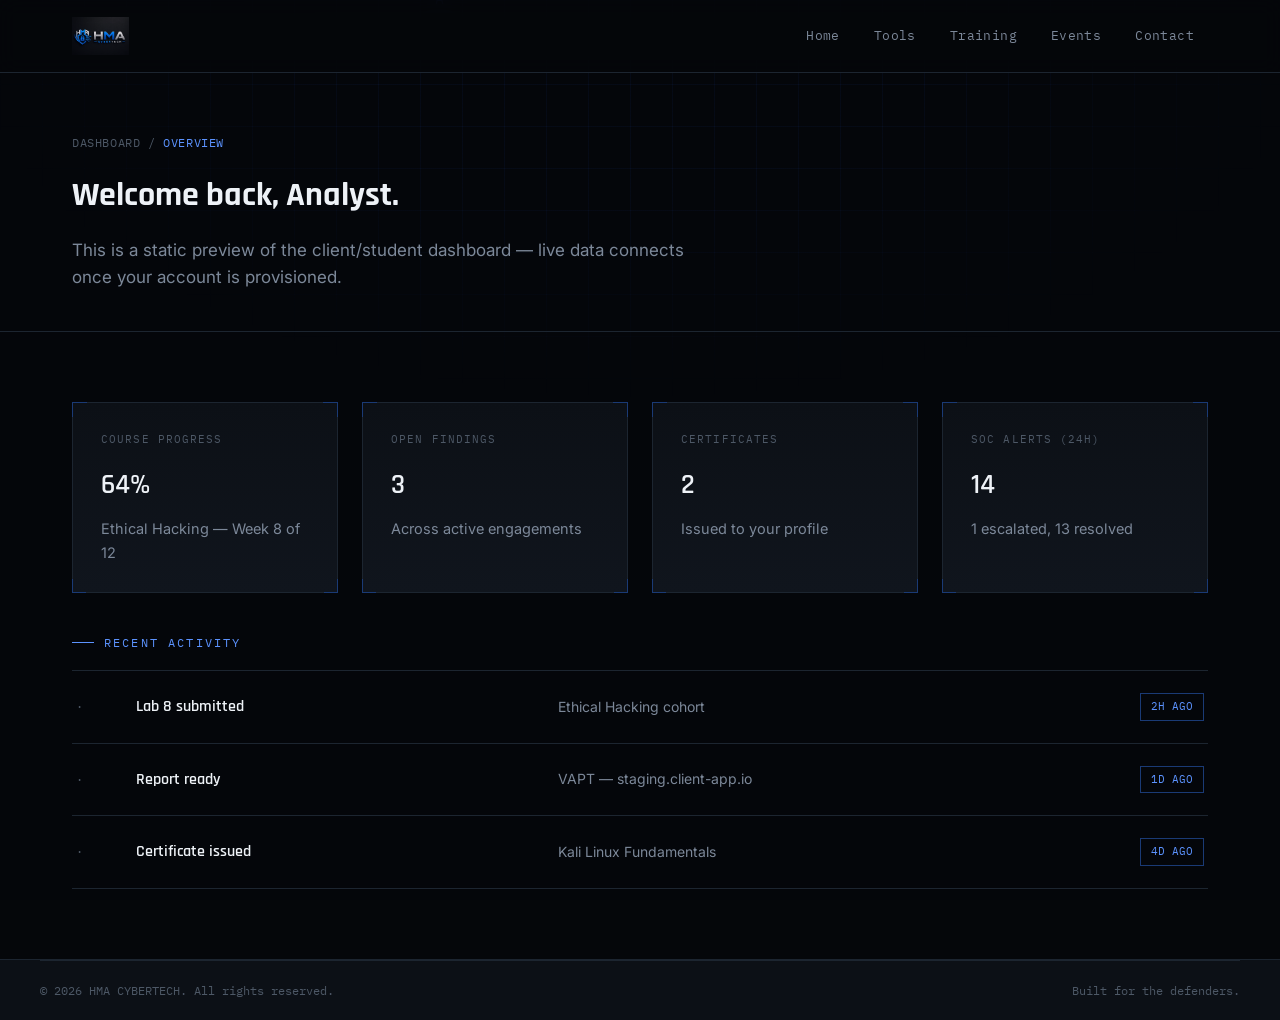
<file: hma-cybertech-site-3/hma-cybertech-site/dashboard.html>
<!DOCTYPE html>
<html lang="en">
<head>
<meta charset="UTF-8">
<meta name="viewport" content="width=device-width, initial-scale=1.0">
<title>Dashboard — HMA CyberTech</title>
<link rel="stylesheet" href="assets/style.css">
</head>
<body>
<canvas id="matrix-canvas"></canvas>
<div class="grid-overlay"></div>

<nav class="nav">
  <div class="nav-inner">
    <a href="index.html" class="brand"><img src="assets/logo.png" alt="HMA CyberTech" class="brand-logo"></a>
    <div class="nav-links">
      <a href="index.html">Home</a>
      <a href="tools.html">Tools</a>
      <a href="training.html">Training</a>
      <a href="events.html">Events</a>
      <a href="contact.html">Contact</a>
    </div>
    <button class="nav-toggle" aria-label="Menu">☰</button>
  </div>
</nav>

<header class="pagehead" style="padding-top:60px; padding-bottom:40px;">
  <div class="wrap">
    <div class="crumb">DASHBOARD / <span>OVERVIEW</span></div>
    <h1 style="font-size:34px;">Welcome back, Analyst.</h1>
    <p class="lede">This is a static preview of the client/student dashboard — live data connects once your account is provisioned.</p>
  </div>
</header>

<main style="position:relative; z-index:2;">
  <section class="section-tight">
    <div class="wrap">
      <div class="grid grid-4" style="margin-bottom:40px;">
        <div class="hud"><span class="bl"></span><span class="br"></span><span class="hud-tag">Course progress</span><h3 style="font-size:28px;">64%</h3><p>Ethical Hacking — Week 8 of 12</p></div>
        <div class="hud"><span class="bl"></span><span class="br"></span><span class="hud-tag">Open findings</span><h3 style="font-size:28px;">3</h3><p>Across active engagements</p></div>
        <div class="hud"><span class="bl"></span><span class="br"></span><span class="hud-tag">Certificates</span><h3 style="font-size:28px;">2</h3><p>Issued to your profile</p></div>
        <div class="hud"><span class="bl"></span><span class="br"></span><span class="hud-tag">SOC alerts (24h)</span><h3 style="font-size:28px;">14</h3><p>1 escalated, 13 resolved</p></div>
      </div>

      <div class="eyebrow">Recent Activity</div>
      <div class="rowlist">
        <div class="row"><span class="idx">·</span><span class="title" style="font-size:16px;">Lab 8 submitted</span><span class="desc">Ethical Hacking cohort</span><span class="tag">2H AGO</span></div>
        <div class="row"><span class="idx">·</span><span class="title" style="font-size:16px;">Report ready</span><span class="desc">VAPT — staging.client-app.io</span><span class="tag">1D AGO</span></div>
        <div class="row"><span class="idx">·</span><span class="title" style="font-size:16px;">Certificate issued</span><span class="desc">Kali Linux Fundamentals</span><span class="tag">4D AGO</span></div>
      </div>
    </div>
  </section>
</main>

<footer>
  <div class="wrap foot-bottom" style="border-top:1px solid var(--line);">
    <span>© 2026 HMA CYBERTECH. All rights reserved.</span>
    <span>Built for the defenders.</span>
  </div>
</footer>

<script src="assets/main.js"></script>
</body>
</html>
</file>
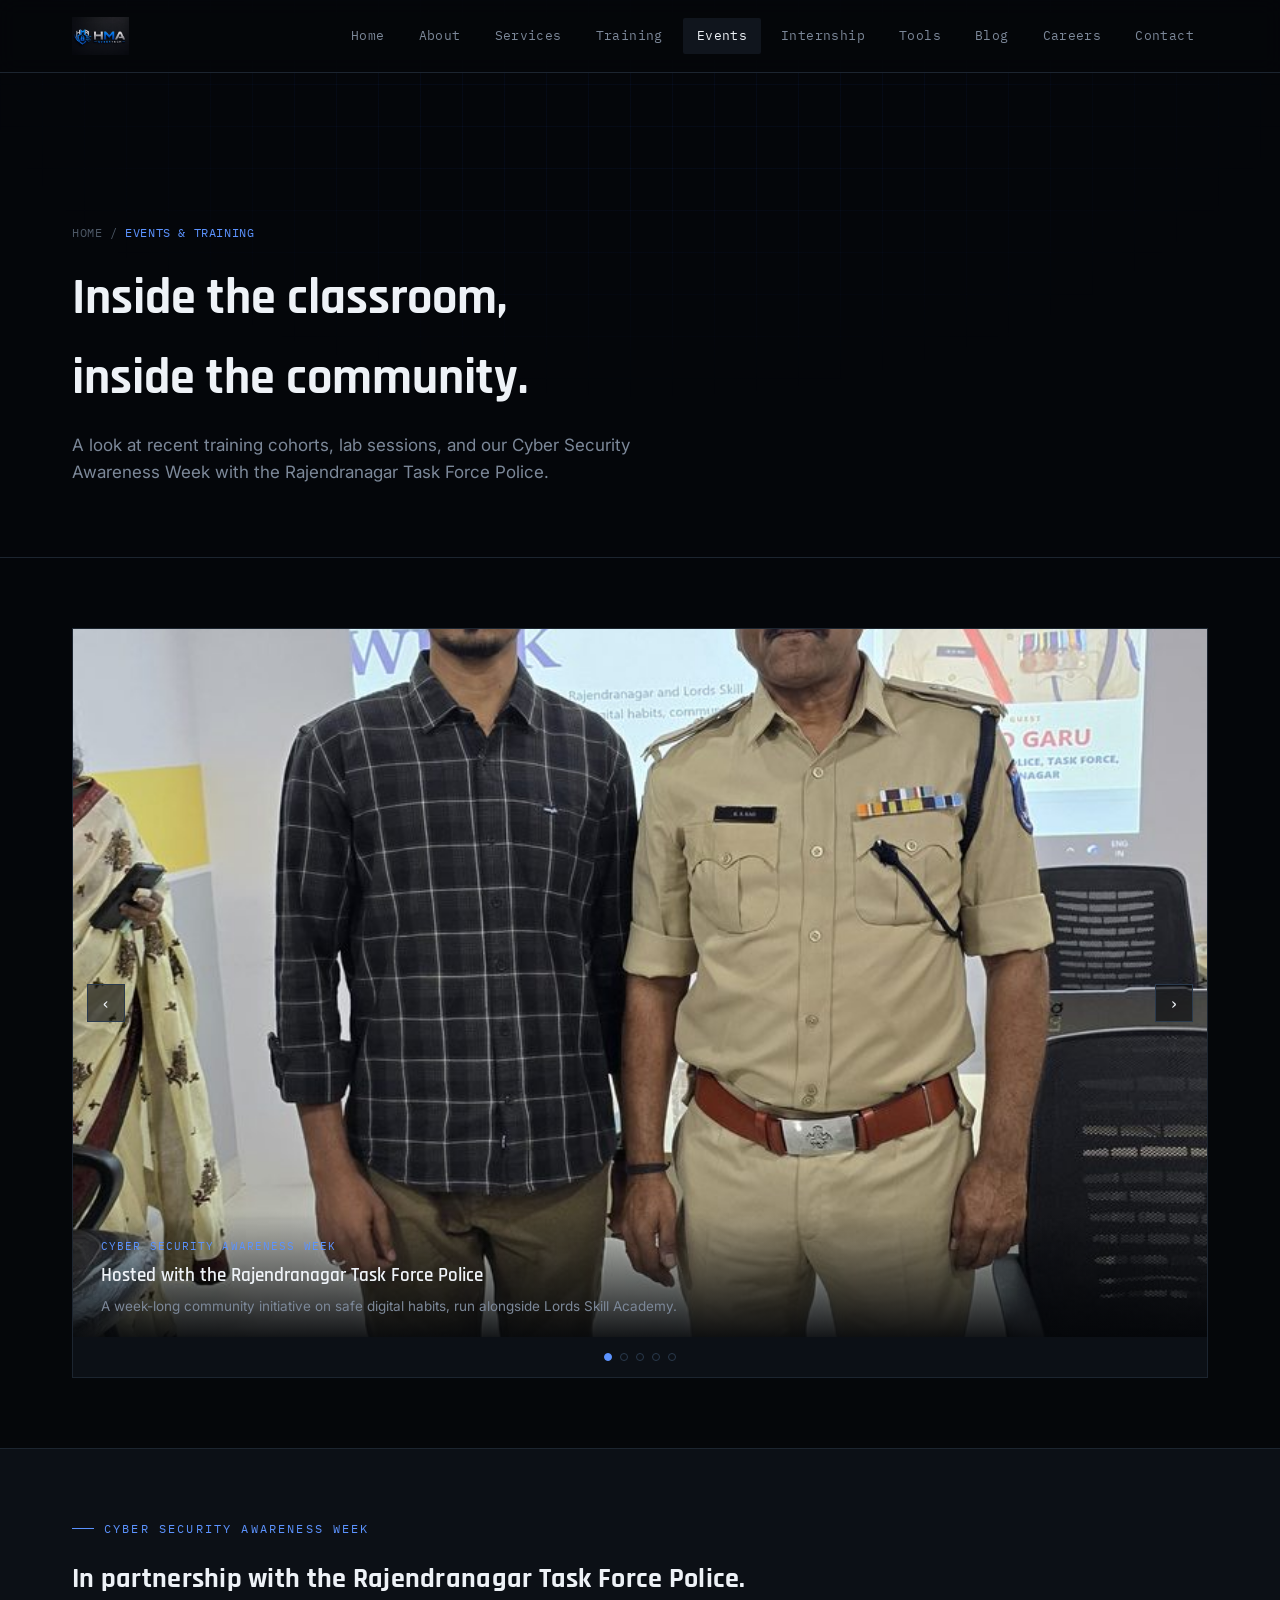
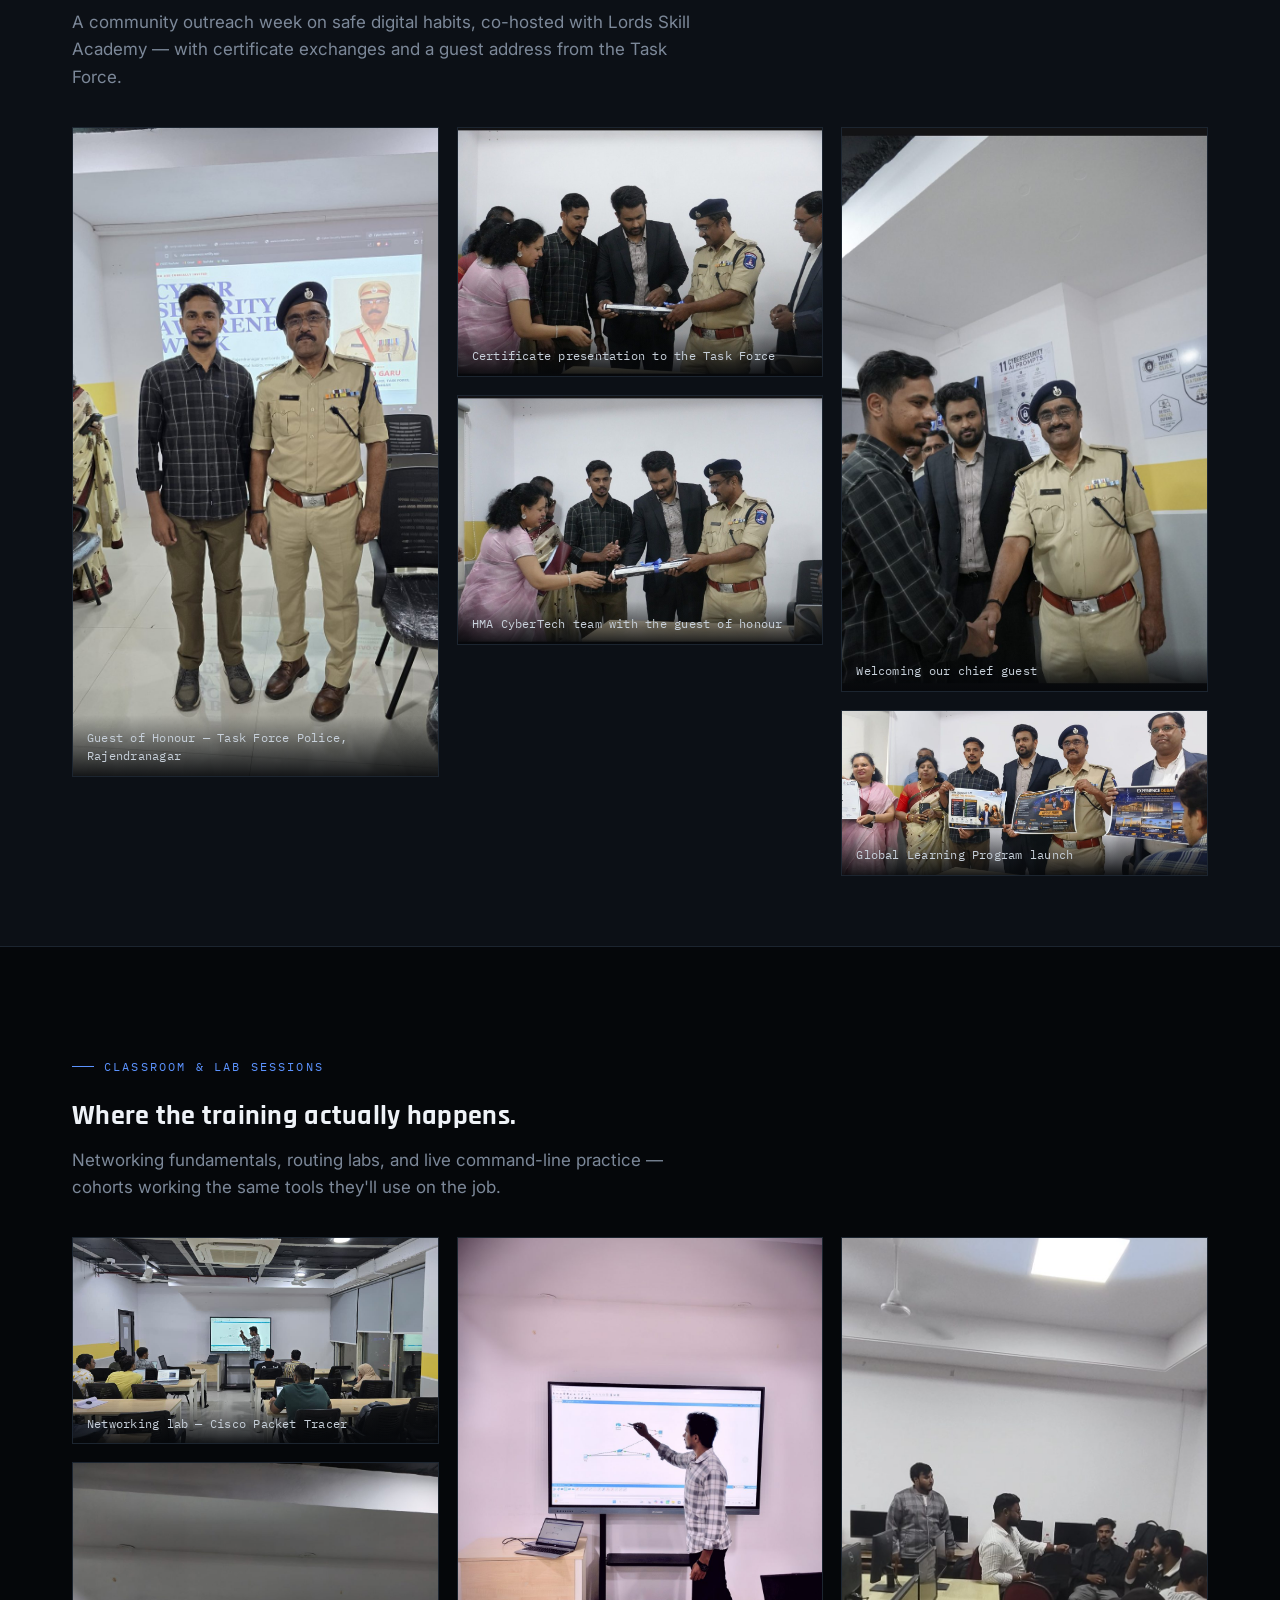
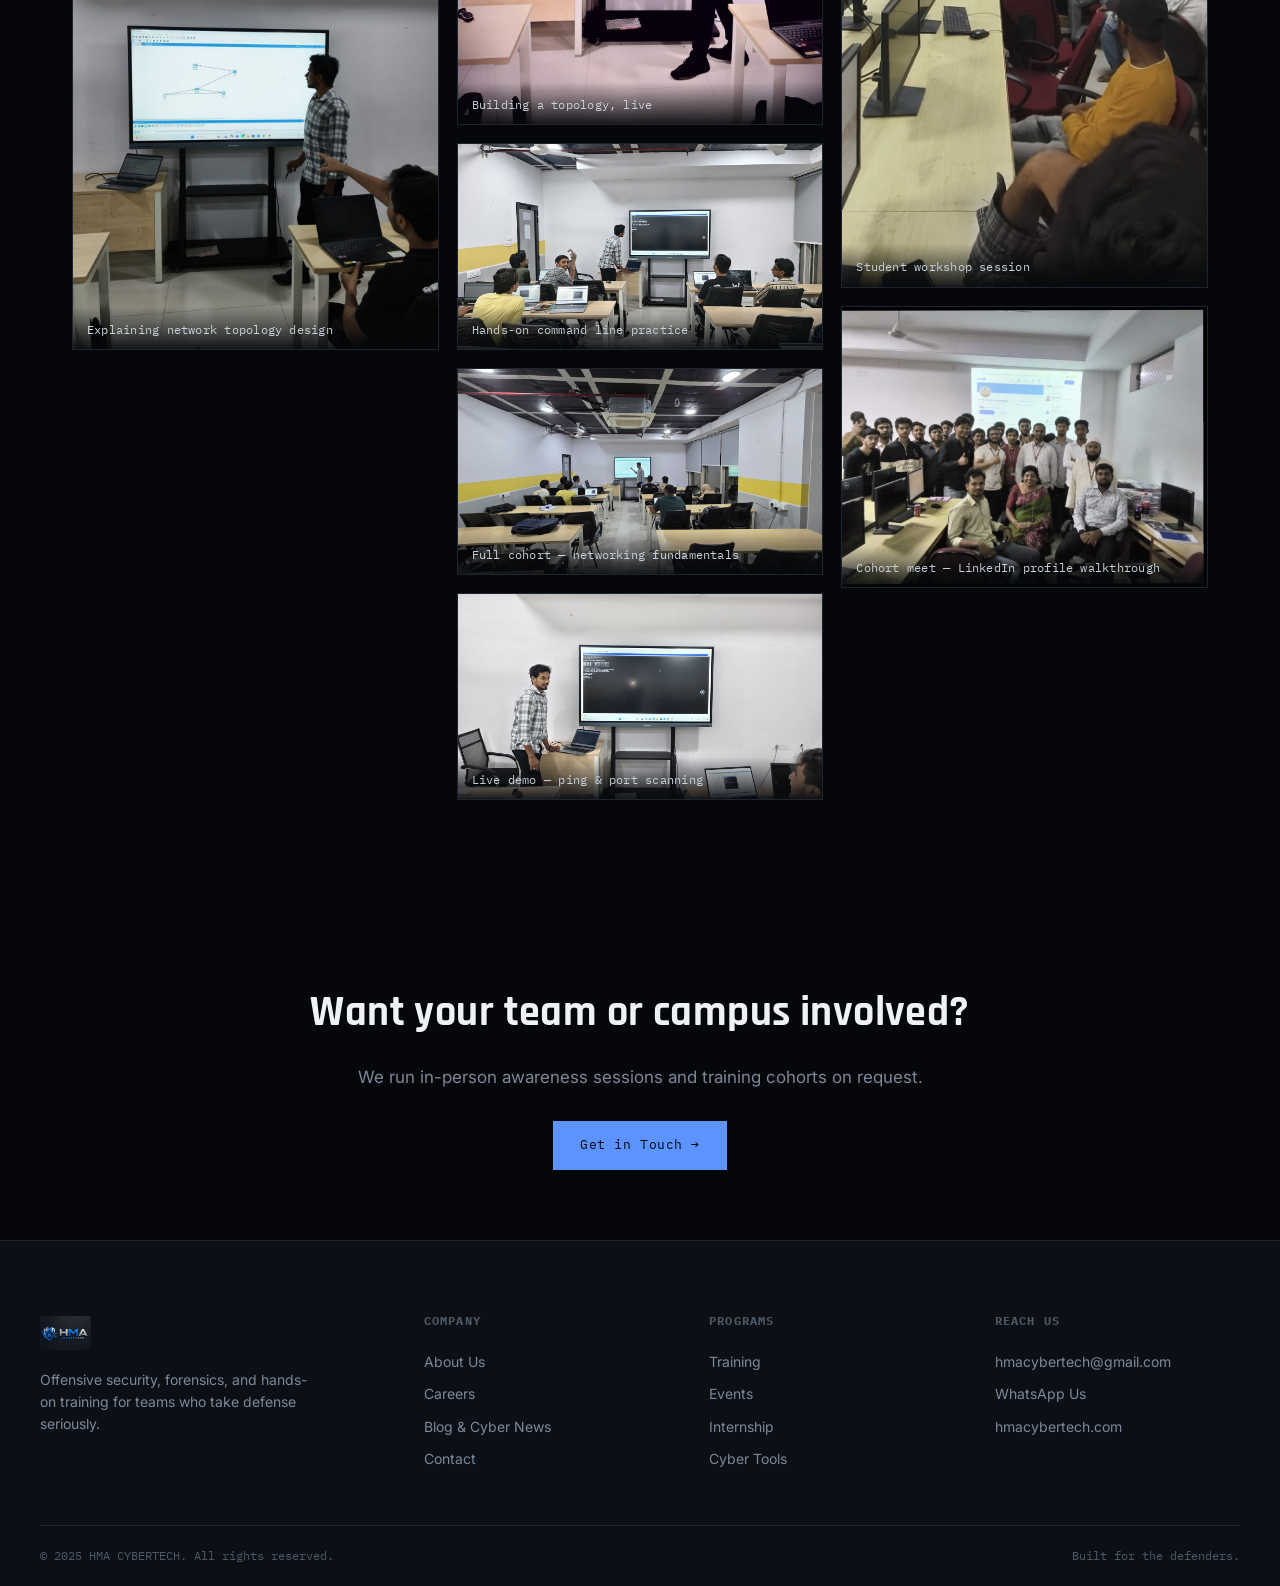
<file: hma-cybertech-site-3/hma-cybertech-site/events.html>
<!DOCTYPE html>
<html lang="en">
<head>
<meta charset="UTF-8">
<meta name="viewport" content="width=device-width, initial-scale=1.0">
<title>Events & Training Gallery — HMA CyberTech</title>
<link rel="stylesheet" href="assets/style.css">
</head>
<body>
<canvas id="matrix-canvas"></canvas>
<div class="grid-overlay"></div>

<nav class="nav">
  <div class="nav-inner">
    <a href="index.html" class="brand"><img src="assets/logo.png" alt="HMA CyberTech" class="brand-logo"></a>
    <div class="nav-links">
      <a href="index.html">Home</a>
      <a href="about.html">About</a>
      <a href="services.html">Services</a>
      <a href="training.html">Training</a>
      <a href="events.html" class="active">Events</a>
      <a href="internship.html">Internship</a>
      <a href="tools.html">Tools</a>
      <a href="blog.html">Blog</a>
      <a href="careers.html">Careers</a>
      <a href="contact.html">Contact</a>
    </div>
    <button class="nav-toggle" aria-label="Menu">☰</button>
  </div>
</nav>

<header class="pagehead">
  <div class="wrap">
    <div class="crumb">HOME / <span>EVENTS & TRAINING</span></div>
    <h1>Inside the classroom,<br>inside the community.</h1>
    <p class="lede">A look at recent training cohorts, lab sessions, and our Cyber Security Awareness Week with the Rajendranagar Task Force Police.</p>
  </div>
</header>

<main style="position:relative; z-index:2;">

  <section class="section-tight">
    <div class="wrap">
      <div class="slideshow" data-slideshow data-autoplay="true">
        <div class="ss-viewport">
          <div class="ss-track">

            <div class="ss-slide">
              <img src="assets/gallery/event-10.jpg" alt="Guest of honour with HMA CyberTech at Cyber Security Awareness Week">
              <div class="ss-caption">
                <span class="tag">Cyber Security Awareness Week</span>
                <h4>Hosted with the Rajendranagar Task Force Police</h4>
                <p>A week-long community initiative on safe digital habits, run alongside Lords Skill Academy.</p>
              </div>
            </div>

            <div class="ss-slide">
              <img src="assets/gallery/event-11.jpg" alt="Team presenting the global learning program launch">
              <div class="ss-caption">
                <span class="tag">Program Launch</span>
                <h4>Global Learning Program — with our guest of honour</h4>
                <p>Unveiling a new international exposure track for top-performing students.</p>
              </div>
            </div>

            <div class="ss-slide">
              <img src="assets/gallery/event-05.jpg" alt="Instructor teaching network topology on a smart display">
              <div class="ss-caption">
                <span class="tag">Live Lab Session</span>
                <h4>Building a network topology, live</h4>
                <p>Hands-on routing and switching practice using Cisco Packet Tracer.</p>
              </div>
            </div>

            <div class="ss-slide">
              <img src="assets/gallery/event-14.jpg" alt="Full cohort group photo at the end of a training program">
              <div class="ss-caption">
                <span class="tag">Cohort Wrap-Up</span>
                <h4>Another cohort, trained and ready</h4>
                <p>Certificates, LinkedIn profiles updated, and a class photo to mark it.</p>
              </div>
            </div>

            <div class="ss-slide">
              <img src="assets/gallery/event-13.jpg" alt="Welcoming the chief guest at HMA CyberTech">
              <div class="ss-caption">
                <span class="tag">Cyber Security Awareness Week</span>
                <h4>Welcoming our chief guest</h4>
                <p>Building bridges between local law enforcement and the security community.</p>
              </div>
            </div>

          </div>
        </div>
        <div class="ss-controls">
          <button class="ss-prev" aria-label="Previous slide">‹</button>
          <button class="ss-next" aria-label="Next slide">›</button>
        </div>
        <div class="ss-dots"></div>
      </div>
    </div>
  </section>

  <section class="section-tight" style="background:var(--panel); border-top:1px solid var(--line); border-bottom:1px solid var(--line);">
    <div class="wrap">
      <div class="eyebrow">Cyber Security Awareness Week</div>
      <h2 class="h2" style="font-size:28px; margin-bottom:8px;">In partnership with the Rajendranagar Task Force Police.</h2>
      <p class="lede" style="margin-bottom:36px;">A community outreach week on safe digital habits, co-hosted with Lords Skill Academy — with certificate exchanges and a guest address from the Task Force.</p>
      <div class="pgallery">
        <figure><img src="assets/gallery/event-10.jpg" alt="Guest of honour portrait"><figcaption>Guest of Honour — Task Force Police, Rajendranagar</figcaption></figure>
        <figure><img src="assets/gallery/event-08.jpg" alt="Certificate exchange with police officer"><figcaption>Certificate presentation to the Task Force</figcaption></figure>
        <figure><img src="assets/gallery/event-09.jpg" alt="Team presenting certificate"><figcaption>HMA CyberTech team with the guest of honour</figcaption></figure>
        <figure><img src="assets/gallery/event-13.jpg" alt="Handshake with chief guest"><figcaption>Welcoming our chief guest</figcaption></figure>
        <figure><img src="assets/gallery/event-11.jpg" alt="Team holding program posters"><figcaption>Global Learning Program launch</figcaption></figure>
      </div>
    </div>
  </section>

  <section class="section">
    <div class="wrap">
      <div class="eyebrow">Classroom & Lab Sessions</div>
      <h2 class="h2" style="font-size:28px; margin-bottom:8px;">Where the training actually happens.</h2>
      <p class="lede" style="margin-bottom:36px;">Networking fundamentals, routing labs, and live command-line practice — cohorts working the same tools they'll use on the job.</p>
      <div class="pgallery">
        <figure><img src="assets/gallery/event-02.jpg" alt="Instructor teaching with Cisco Packet Tracer"><figcaption>Networking lab — Cisco Packet Tracer</figcaption></figure>
        <figure><img src="assets/gallery/event-03.jpg" alt="Instructor explaining a network diagram"><figcaption>Explaining network topology design</figcaption></figure>
        <figure><img src="assets/gallery/event-05.jpg" alt="Instructor pointing at a topology on screen"><figcaption>Building a topology, live</figcaption></figure>
        <figure><img src="assets/gallery/event-04.jpg" alt="Students following along on laptops"><figcaption>Hands-on command line practice</figcaption></figure>
        <figure><img src="assets/gallery/event-06.jpg" alt="Full classroom during a lecture"><figcaption>Full cohort — networking fundamentals</figcaption></figure>
        <figure><img src="assets/gallery/event-07.jpg" alt="Instructor demoing ping and scanning commands"><figcaption>Live demo — ping & port scanning</figcaption></figure>
        <figure><img src="assets/gallery/event-12.jpg" alt="Small group workshop discussion"><figcaption>Student workshop session</figcaption></figure>
        <figure><img src="assets/gallery/event-01.jpg" alt="Cohort group photo with LinkedIn profile on screen"><figcaption>Cohort meet — LinkedIn profile walkthrough</figcaption></figure>
      </div>
    </div>
  </section>

  <section class="section-tight" style="text-align:center;">
    <div class="wrap">
      <h2 class="h2">Want your team or campus involved?</h2>
      <p class="lede" style="margin:0 auto 30px;">We run in-person awareness sessions and training cohorts on request.</p>
      <a href="contact.html" class="btn">Get in Touch →</a>
    </div>
  </section>

</main>

<footer>
  <div class="wrap foot-top">
    <div>
      <a href="index.html" class="brand" style="margin-bottom:14px;"><img src="assets/logo.png" alt="HMA CyberTech" class="brand-logo brand-logo-foot"></a>
      <p style="color:var(--mute); font-size:14px; max-width:280px;">Offensive security, forensics, and hands-on training for teams who take defense seriously.</p>
    </div>
    <div>
      <h4>Company</h4>
      <a href="about.html">About Us</a>
      <a href="careers.html">Careers</a>
      <a href="blog.html">Blog & Cyber News</a>
      <a href="contact.html">Contact</a>
    </div>
    <div>
      <h4>Programs</h4>
      <a href="training.html">Training</a>
      <a href="events.html">Events</a>
      <a href="internship.html">Internship</a>
      <a href="tools.html">Cyber Tools</a>
    </div>
    <div>
      <h4>Reach us</h4>
      <a href="mailto:hmacybertech@gmail.com">hmacybertech@gmail.com</a>
      <a href="tel:+919177409076">WhatsApp Us</a>
      <a href="contact.html">hmacybertech.com</a>
    </div>
  </div>
  <div class="wrap foot-bottom">
    <span>© 2025 HMA CYBERTECH. All rights reserved.</span>
    <span>Built for the defenders.</span>
  </div>
</footer>

<script src="assets/main.js"></script>
</body>
</html>
</file>
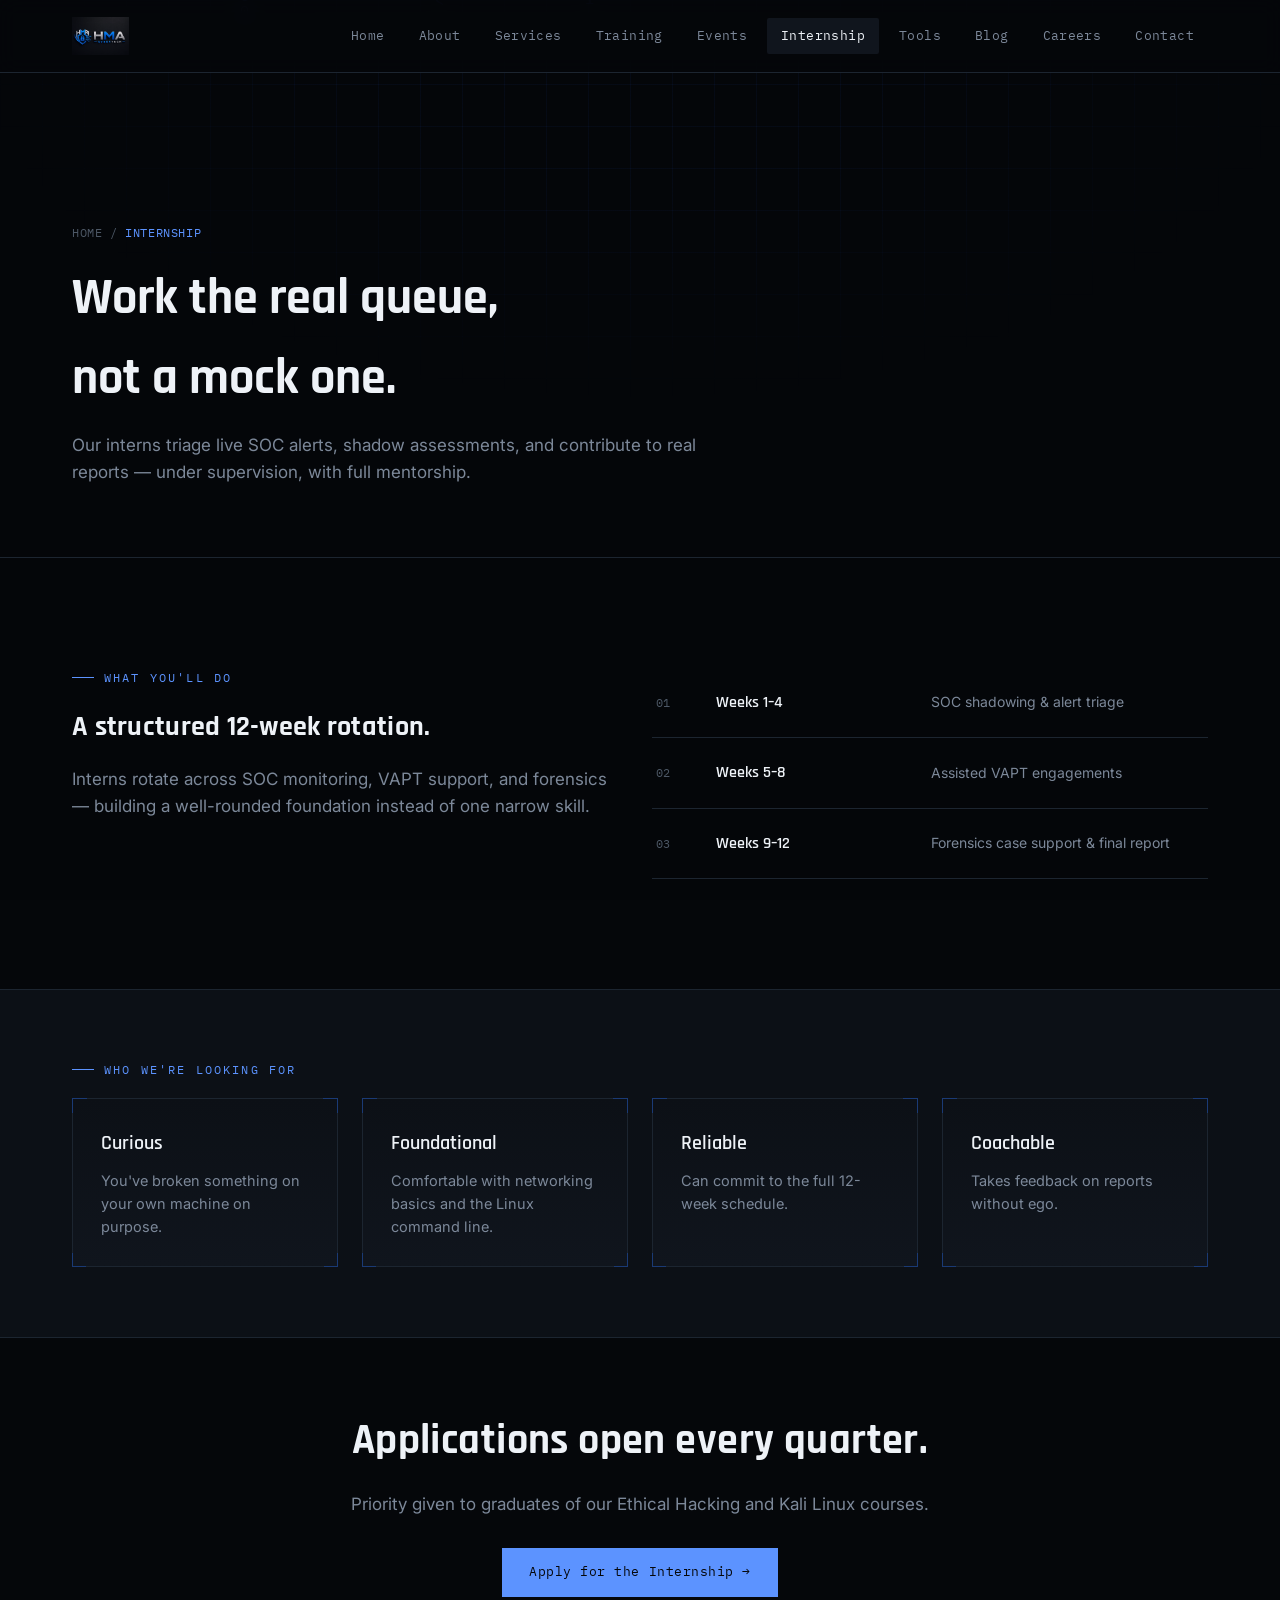
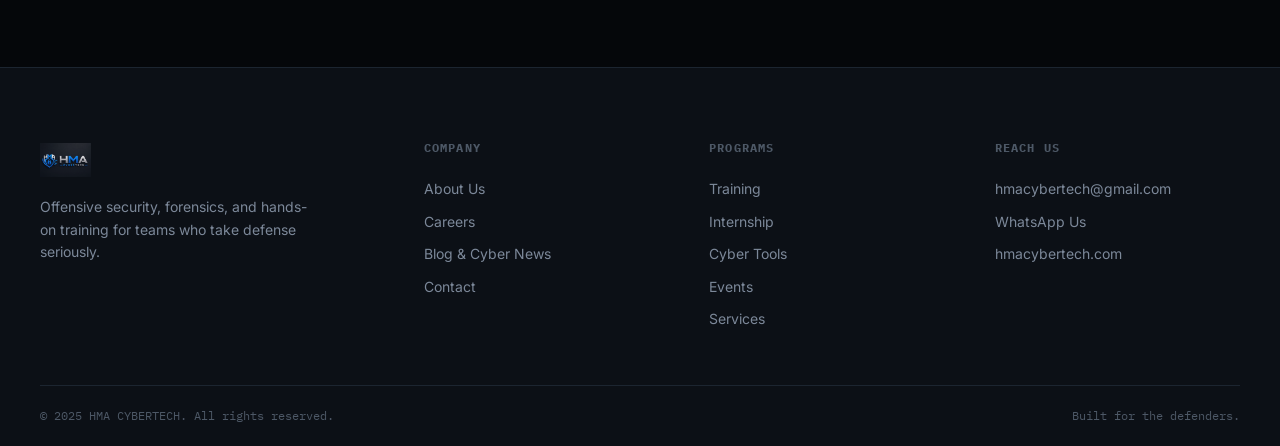
<file: hma-cybertech-site-3/hma-cybertech-site/internship.html>
<!DOCTYPE html>
<html lang="en">
<head>
<meta charset="UTF-8">
<meta name="viewport" content="width=device-width, initial-scale=1.0">
<title>Internship Program — HMA CyberTech</title>
<link rel="stylesheet" href="assets/style.css">
</head>
<body>
<canvas id="matrix-canvas"></canvas>
<div class="grid-overlay"></div>

<nav class="nav">
  <div class="nav-inner">
    <a href="index.html" class="brand"><img src="assets/logo.png" alt="HMA CyberTech" class="brand-logo"></a>
    <div class="nav-links">
      <a href="index.html">Home</a>
      <a href="about.html">About</a>
      <a href="services.html">Services</a>
      <a href="training.html">Training</a>
      <a href="events.html">Events</a>
      <a href="internship.html" class="active">Internship</a>
      <a href="tools.html">Tools</a>
      <a href="blog.html">Blog</a>
      <a href="careers.html">Careers</a>
      <a href="contact.html">Contact</a>
    </div>
    <button class="nav-toggle" aria-label="Menu">☰</button>
  </div>
</nav>

<header class="pagehead">
  <div class="wrap">
    <div class="crumb">HOME / <span>INTERNSHIP</span></div>
    <h1>Work the real queue,<br>not a mock one.</h1>
    <p class="lede">Our interns triage live SOC alerts, shadow assessments, and contribute to real reports — under supervision, with full mentorship.</p>
  </div>
</header>

<main style="position:relative; z-index:2;">

  <section class="section">
    <div class="wrap grid grid-2">
      <div>
        <div class="eyebrow">What you'll do</div>
        <h2 class="h2" style="font-size:28px;">A structured 12-week rotation.</h2>
        <p class="lede">Interns rotate across SOC monitoring, VAPT support, and forensics — building a well-rounded foundation instead of one narrow skill.</p>
      </div>
      <div class="rowlist" style="border-top:none;">
        <div class="row"><span class="idx">01</span><span class="title" style="font-size:16px;">Weeks 1–4</span><span class="desc">SOC shadowing & alert triage</span></div>
        <div class="row"><span class="idx">02</span><span class="title" style="font-size:16px;">Weeks 5–8</span><span class="desc">Assisted VAPT engagements</span></div>
        <div class="row"><span class="idx">03</span><span class="title" style="font-size:16px;">Weeks 9–12</span><span class="desc">Forensics case support & final report</span></div>
      </div>
    </div>
  </section>

  <section class="section-tight" style="background:var(--panel); border-top:1px solid var(--line); border-bottom:1px solid var(--line);">
    <div class="wrap">
      <div class="eyebrow">Who we're looking for</div>
      <div class="grid grid-4">
        <div class="hud"><span class="bl"></span><span class="br"></span><h3>Curious</h3><p>You've broken something on your own machine on purpose.</p></div>
        <div class="hud"><span class="bl"></span><span class="br"></span><h3>Foundational</h3><p>Comfortable with networking basics and the Linux command line.</p></div>
        <div class="hud"><span class="bl"></span><span class="br"></span><h3>Reliable</h3><p>Can commit to the full 12-week schedule.</p></div>
        <div class="hud"><span class="bl"></span><span class="br"></span><h3>Coachable</h3><p>Takes feedback on reports without ego.</p></div>
      </div>
    </div>
  </section>

  <section class="section-tight" style="text-align:center;">
    <div class="wrap">
      <h2 class="h2">Applications open every quarter.</h2>
      <p class="lede" style="margin:0 auto 30px;">Priority given to graduates of our Ethical Hacking and Kali Linux courses.</p>
      <a href="contact.html" class="btn">Apply for the Internship →</a>
    </div>
  </section>

</main>

<footer>
  <div class="wrap foot-top">
    <div>
      <a href="index.html" class="brand" style="margin-bottom:14px;"><img src="assets/logo.png" alt="HMA CyberTech" class="brand-logo brand-logo-foot"></a>
      <p style="color:var(--mute); font-size:14px; max-width:280px;">Offensive security, forensics, and hands-on training for teams who take defense seriously.</p>
    </div>
    <div>
      <h4>Company</h4>
      <a href="about.html">About Us</a>
      <a href="careers.html">Careers</a>
      <a href="blog.html">Blog & Cyber News</a>
      <a href="contact.html">Contact</a>
    </div>
    <div>
      <h4>Programs</h4>
      <a href="training.html">Training</a>
      <a href="internship.html">Internship</a>
      <a href="tools.html">Cyber Tools</a>
      <a href="events.html">Events</a>
      <a href="services.html">Services</a>
    </div>
    <div>
      <h4>Reach us</h4>
      <a href="mailto:hmacybertech@gmail.com">hmacybertech@gmail.com</a>
      <a href="tel:+919177409076">WhatsApp Us</a>
      <a href="contact.html">hmacybertech.com</a>
    </div>
  </div>
  <div class="wrap foot-bottom">
    <span>© 2025 HMA CYBERTECH. All rights reserved.</span>
    <span>Built for the defenders.</span>
  </div>
</footer>

<script src="assets/main.js"></script>
</body>
</html>
</file>
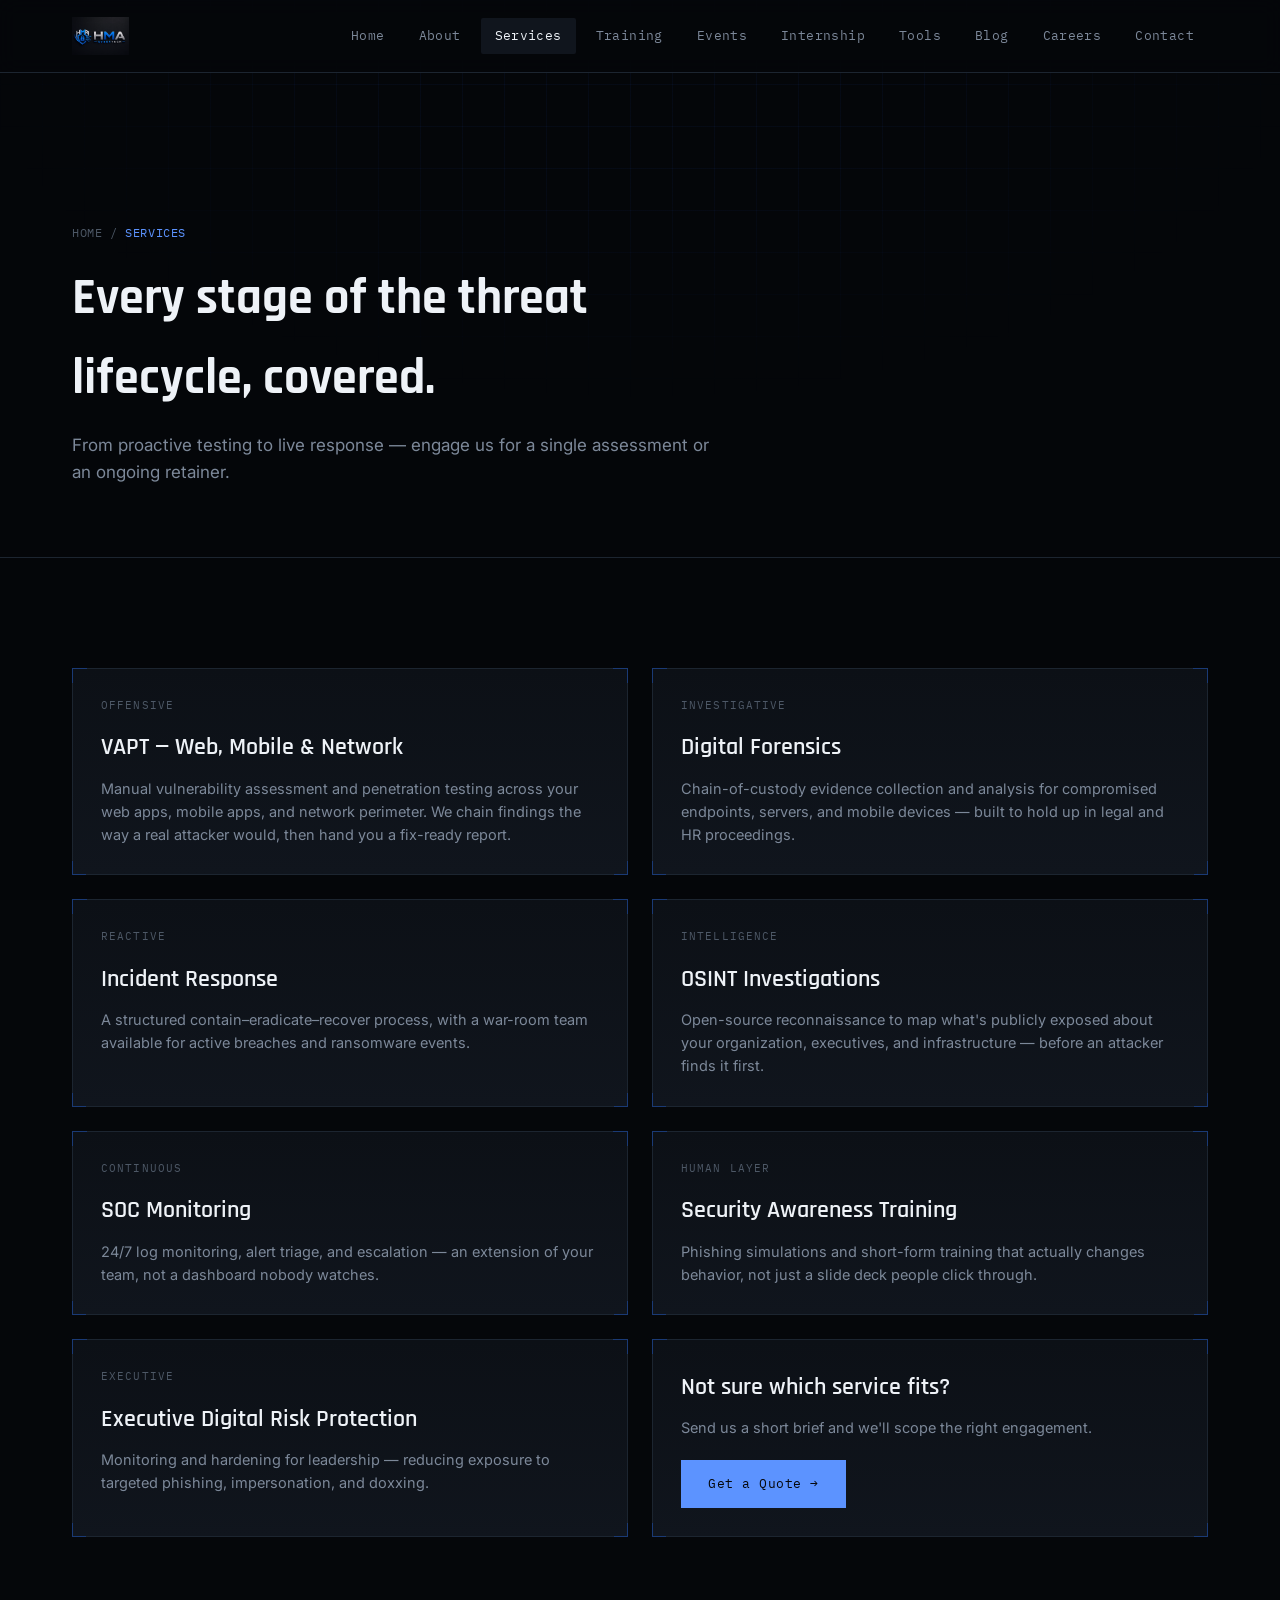
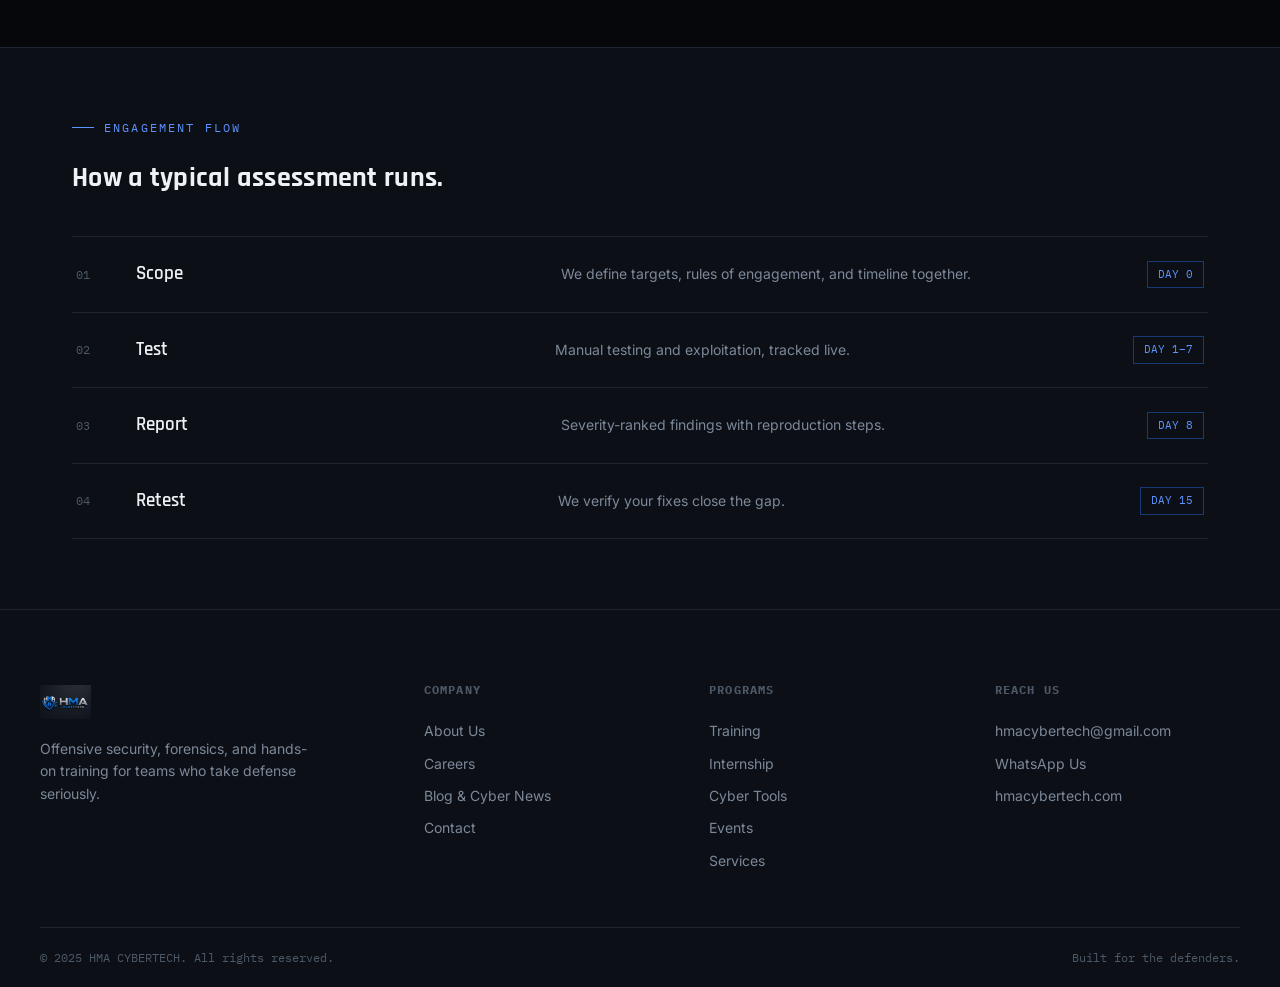
<file: hma-cybertech-site-3/hma-cybertech-site/services.html>
<!DOCTYPE html>
<html lang="en">
<head>
<meta charset="UTF-8">
<meta name="viewport" content="width=device-width, initial-scale=1.0">
<title>Services — HMA CyberTech</title>
<link rel="stylesheet" href="assets/style.css">
</head>
<body>
<canvas id="matrix-canvas"></canvas>
<div class="grid-overlay"></div>

<nav class="nav">
  <div class="nav-inner">
    <a href="index.html" class="brand"><img src="assets/logo.png" alt="HMA CyberTech" class="brand-logo"></a>
    <div class="nav-links">
      <a href="index.html">Home</a>
      <a href="about.html">About</a>
      <a href="services.html" class="active">Services</a>
      <a href="training.html">Training</a>
      <a href="events.html">Events</a>
      <a href="internship.html">Internship</a>
      <a href="tools.html">Tools</a>
      <a href="blog.html">Blog</a>
      <a href="careers.html">Careers</a>
      <a href="contact.html">Contact</a>
    </div>
    <button class="nav-toggle" aria-label="Menu">☰</button>
  </div>
</nav>

<header class="pagehead">
  <div class="wrap">
    <div class="crumb">HOME / <span>SERVICES</span></div>
    <h1>Every stage of the threat<br>lifecycle, covered.</h1>
    <p class="lede">From proactive testing to live response — engage us for a single assessment or an ongoing retainer.</p>
  </div>
</header>

<main style="position:relative; z-index:2;">

  <section class="section">
    <div class="wrap">
      <div class="grid grid-2">

        <div class="hud"><span class="bl"></span><span class="br"></span>
          <span class="hud-tag">Offensive</span>
          <h3 style="font-size:24px;">VAPT — Web, Mobile & Network</h3>
          <p>Manual vulnerability assessment and penetration testing across your web apps, mobile apps, and network perimeter. We chain findings the way a real attacker would, then hand you a fix-ready report.</p>
        </div>

        <div class="hud"><span class="bl"></span><span class="br"></span>
          <span class="hud-tag">Investigative</span>
          <h3 style="font-size:24px;">Digital Forensics</h3>
          <p>Chain-of-custody evidence collection and analysis for compromised endpoints, servers, and mobile devices — built to hold up in legal and HR proceedings.</p>
        </div>

        <div class="hud"><span class="bl"></span><span class="br"></span>
          <span class="hud-tag">Reactive</span>
          <h3 style="font-size:24px;">Incident Response</h3>
          <p>A structured contain–eradicate–recover process, with a war-room team available for active breaches and ransomware events.</p>
        </div>

        <div class="hud"><span class="bl"></span><span class="br"></span>
          <span class="hud-tag">Intelligence</span>
          <h3 style="font-size:24px;">OSINT Investigations</h3>
          <p>Open-source reconnaissance to map what's publicly exposed about your organization, executives, and infrastructure — before an attacker finds it first.</p>
        </div>

        <div class="hud"><span class="bl"></span><span class="br"></span>
          <span class="hud-tag">Continuous</span>
          <h3 style="font-size:24px;">SOC Monitoring</h3>
          <p>24/7 log monitoring, alert triage, and escalation — an extension of your team, not a dashboard nobody watches.</p>
        </div>

        <div class="hud"><span class="bl"></span><span class="br"></span>
          <span class="hud-tag">Human Layer</span>
          <h3 style="font-size:24px;">Security Awareness Training</h3>
          <p>Phishing simulations and short-form training that actually changes behavior, not just a slide deck people click through.</p>
        </div>

        <div class="hud"><span class="bl"></span><span class="br"></span>
          <span class="hud-tag">Executive</span>
          <h3 style="font-size:24px;">Executive Digital Risk Protection</h3>
          <p>Monitoring and hardening for leadership — reducing exposure to targeted phishing, impersonation, and doxxing.</p>
        </div>

        <div class="hud" style="display:flex; flex-direction:column; justify-content:center; align-items:flex-start;">
          <span class="bl"></span><span class="br"></span>
          <h3 style="font-size:24px;">Not sure which service fits?</h3>
          <p style="margin-bottom:20px;">Send us a short brief and we'll scope the right engagement.</p>
          <a href="contact.html" class="btn">Get a Quote →</a>
        </div>

      </div>
    </div>
  </section>

  <section class="section-tight" style="background:var(--panel); border-top:1px solid var(--line);">
    <div class="wrap">
      <div class="eyebrow">Engagement Flow</div>
      <h2 class="h2" style="font-size:28px; margin-bottom:36px;">How a typical assessment runs.</h2>
      <div class="rowlist">
        <div class="row"><span class="idx">01</span><span class="title">Scope</span><span class="desc">We define targets, rules of engagement, and timeline together.</span><span class="tag">DAY 0</span></div>
        <div class="row"><span class="idx">02</span><span class="title">Test</span><span class="desc">Manual testing and exploitation, tracked live.</span><span class="tag">DAY 1–7</span></div>
        <div class="row"><span class="idx">03</span><span class="title">Report</span><span class="desc">Severity-ranked findings with reproduction steps.</span><span class="tag">DAY 8</span></div>
        <div class="row"><span class="idx">04</span><span class="title">Retest</span><span class="desc">We verify your fixes close the gap.</span><span class="tag">DAY 15</span></div>
      </div>
    </div>
  </section>

</main>

<footer>
  <div class="wrap foot-top">
    <div>
      <a href="index.html" class="brand" style="margin-bottom:14px;"><img src="assets/logo.png" alt="HMA CyberTech" class="brand-logo brand-logo-foot"></a>
      <p style="color:var(--mute); font-size:14px; max-width:280px;">Offensive security, forensics, and hands-on training for teams who take defense seriously.</p>
    </div>
    <div>
      <h4>Company</h4>
      <a href="about.html">About Us</a>
      <a href="careers.html">Careers</a>
      <a href="blog.html">Blog & Cyber News</a>
      <a href="contact.html">Contact</a>
    </div>
    <div>
      <h4>Programs</h4>
      <a href="training.html">Training</a>
      <a href="internship.html">Internship</a>
      <a href="tools.html">Cyber Tools</a>
      <a href="events.html">Events</a>
      <a href="services.html">Services</a>
    </div>
    <div>
      <h4>Reach us</h4>
      <a href="mailto:contact@hmacybertech.com">hmacybertech@gmail.com</a>
      <a href="tel:+919177409076">WhatsApp Us</a>
      <a href="contact.html">hmacybertech.com</a>
    </div>
  </div>
  <div class="wrap foot-bottom">
    <span>© 2025  HMA CYBERTECH. All rights reserved.</span>
    <span>Built for the defenders.</span>
  </div>
</footer>

<script src="assets/main.js"></script>
</body>
</html>
</file>
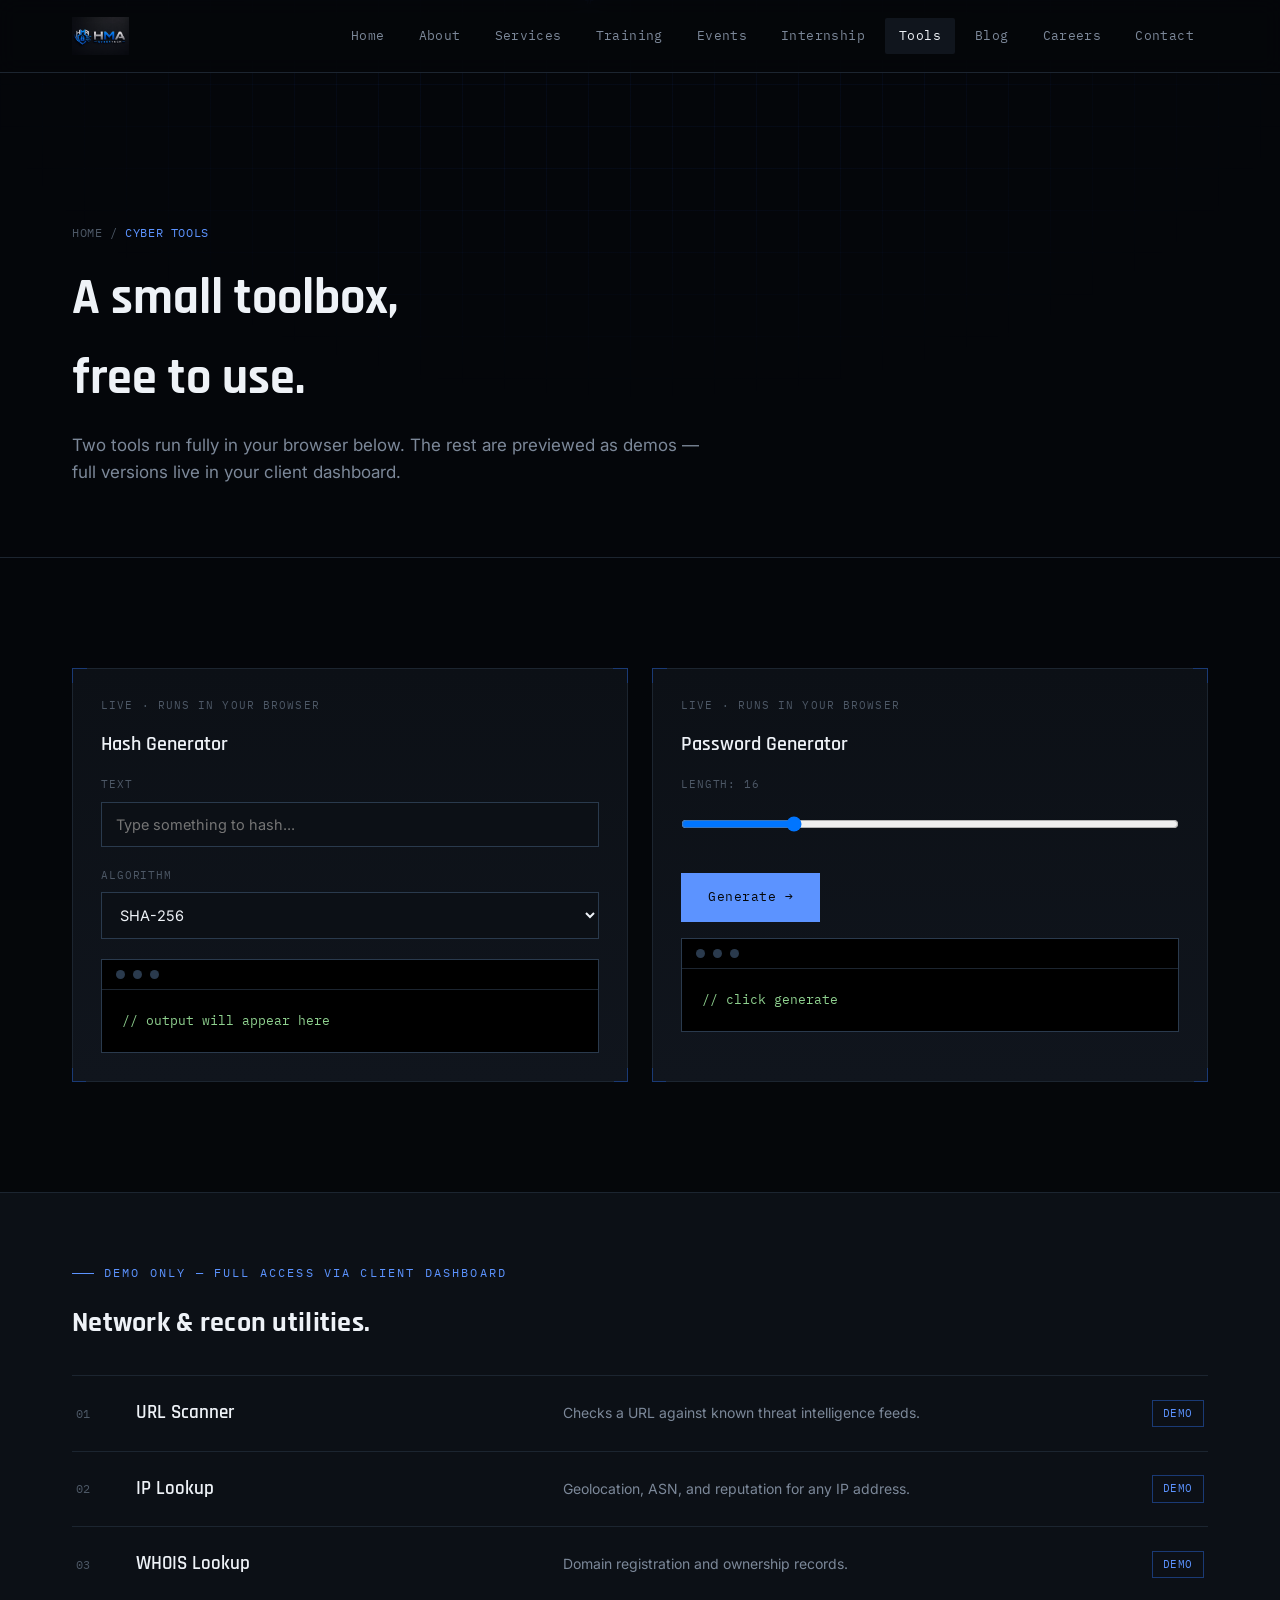
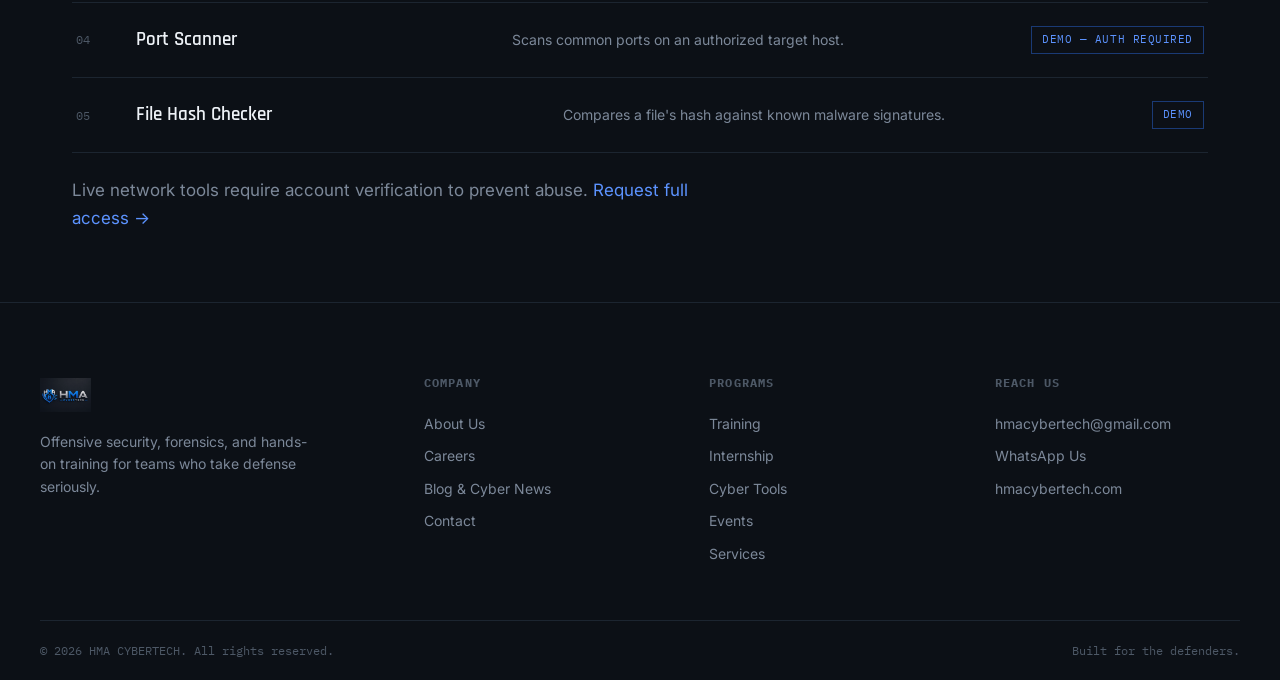
<file: hma-cybertech-site-3/hma-cybertech-site/tools.html>
<!DOCTYPE html>
<html lang="en">
<head>
<meta charset="UTF-8">
<meta name="viewport" content="width=device-width, initial-scale=1.0">
<title>Cyber Tools — HMA CyberTech</title>
<link rel="stylesheet" href="assets/style.css">
</head>
<body>
<canvas id="matrix-canvas"></canvas>
<div class="grid-overlay"></div>

<nav class="nav">
  <div class="nav-inner">
    <a href="index.html" class="brand"><img src="assets/logo.png" alt="HMA CyberTech" class="brand-logo"></a>
    <div class="nav-links">
      <a href="index.html">Home</a>
      <a href="about.html">About</a>
      <a href="services.html">Services</a>
      <a href="training.html">Training</a>
      <a href="events.html">Events</a>
      <a href="internship.html">Internship</a>
      <a href="tools.html" class="active">Tools</a>
      <a href="blog.html">Blog</a>
      <a href="careers.html">Careers</a>
      <a href="contact.html">Contact</a>
    </div>
    <button class="nav-toggle" aria-label="Menu">☰</button>
  </div>
</nav>

<header class="pagehead">
  <div class="wrap">
    <div class="crumb">HOME / <span>CYBER TOOLS</span></div>
    <h1>A small toolbox,<br>free to use.</h1>
    <p class="lede">Two tools run fully in your browser below. The rest are previewed as demos — full versions live in your client dashboard.</p>
  </div>
</header>

<main style="position:relative; z-index:2;">

  <section class="section">
    <div class="wrap grid grid-2">

      <div class="hud">
        <span class="bl"></span><span class="br"></span>
        <span class="hud-tag">Live · runs in your browser</span>
        <h3>Hash Generator</h3>
        <div class="field" style="margin-top:16px;">
          <label>Text</label>
          <input type="text" id="hash-input" placeholder="Type something to hash..." oninput="hmaHashDemo()">
        </div>
        <div class="field">
          <label>Algorithm</label>
          <select id="hash-algo" onchange="hmaHashDemo()">
            <option value="SHA-1">SHA-1</option>
            <option value="SHA-256" selected>SHA-256</option>
            <option value="SHA-384">SHA-384</option>
            <option value="SHA-512">SHA-512</option>
          </select>
        </div>
        <div class="term" style="margin-top:6px;">
          <div class="term-bar"><span></span><span></span><span></span></div>
          <div class="term-body" id="hash-output" style="word-break:break-all;">// output will appear here</div>
        </div>
      </div>

      <div class="hud">
        <span class="bl"></span><span class="br"></span>
        <span class="hud-tag">Live · runs in your browser</span>
        <h3>Password Generator</h3>
        <div class="field" style="margin-top:16px;">
          <label>Length: <span id="pw-length-val">16</span></label>
          <input type="range" id="pw-length" min="8" max="48" value="16" oninput="document.getElementById('pw-length-val').textContent=this.value">
        </div>
        <a href="#" class="btn" style="margin-bottom:16px;" onclick="hmaPasswordDemo(); return false;">Generate →</a>
        <div class="term">
          <div class="term-bar"><span></span><span></span><span></span></div>
          <div class="term-body" id="pw-output" style="word-break:break-all;">// click generate</div>
        </div>
      </div>

    </div>
  </section>

  <section class="section-tight" style="background:var(--panel); border-top:1px solid var(--line);">
    <div class="wrap">
      <div class="eyebrow">Demo Only — Full Access via Client Dashboard</div>
      <h2 class="h2" style="font-size:28px; margin-bottom:30px;">Network & recon utilities.</h2>
      <div class="rowlist">
        <div class="row"><span class="idx">01</span><span class="title">URL Scanner</span><span class="desc">Checks a URL against known threat intelligence feeds.</span><span class="tag pill">DEMO</span></div>
        <div class="row"><span class="idx">02</span><span class="title">IP Lookup</span><span class="desc">Geolocation, ASN, and reputation for any IP address.</span><span class="tag pill">DEMO</span></div>
        <div class="row"><span class="idx">03</span><span class="title">WHOIS Lookup</span><span class="desc">Domain registration and ownership records.</span><span class="tag pill">DEMO</span></div>
        <div class="row"><span class="idx">04</span><span class="title">Port Scanner</span><span class="desc">Scans common ports on an authorized target host.</span><span class="tag pill-red pill">DEMO — AUTH REQUIRED</span></div>
        <div class="row"><span class="idx">05</span><span class="title">File Hash Checker</span><span class="desc">Compares a file's hash against known malware signatures.</span><span class="tag pill">DEMO</span></div>
      </div>
      <p class="lede" style="margin-top:24px;">Live network tools require account verification to prevent abuse. <a href="contact.html" style="color:var(--blue-bright);">Request full access →</a></p>
    </div>
  </section>

</main>

<footer>
  <div class="wrap foot-top">
    <div>
      <a href="index.html" class="brand" style="margin-bottom:14px;"><img src="assets/logo.png" alt="HMA CyberTech" class="brand-logo brand-logo-foot"></a>
      <p style="color:var(--mute); font-size:14px; max-width:280px;">Offensive security, forensics, and hands-on training for teams who take defense seriously.</p>
    </div>
    <div>
      <h4>Company</h4>
      <a href="about.html">About Us</a>
      <a href="careers.html">Careers</a>
      <a href="blog.html">Blog & Cyber News</a>
      <a href="contact.html">Contact</a>
    </div>
    <div>
      <h4>Programs</h4>
      <a href="training.html">Training</a>
      <a href="internship.html">Internship</a>
      <a href="tools.html">Cyber Tools</a>
      <a href="events.html">Events</a>
      <a href="services.html">Services</a>
    </div>
    <div>
      <h4>Reach us</h4>
      <a href="mailto:hmacybertech@gmail.com">hmacybertech@gmail.com</a>
      <a href="tel:+919177409076">WhatsApp Us</a>
      <a href="contact.html">hmacybertech.com</a>
    </div>
  </div>
  <div class="wrap foot-bottom">
    <span>© 2026 HMA CYBERTECH. All rights reserved.</span>
    <span>Built for the defenders.</span>
  </div>
</footer>

<script src="assets/main.js"></script>
</body>
</html>
</file>
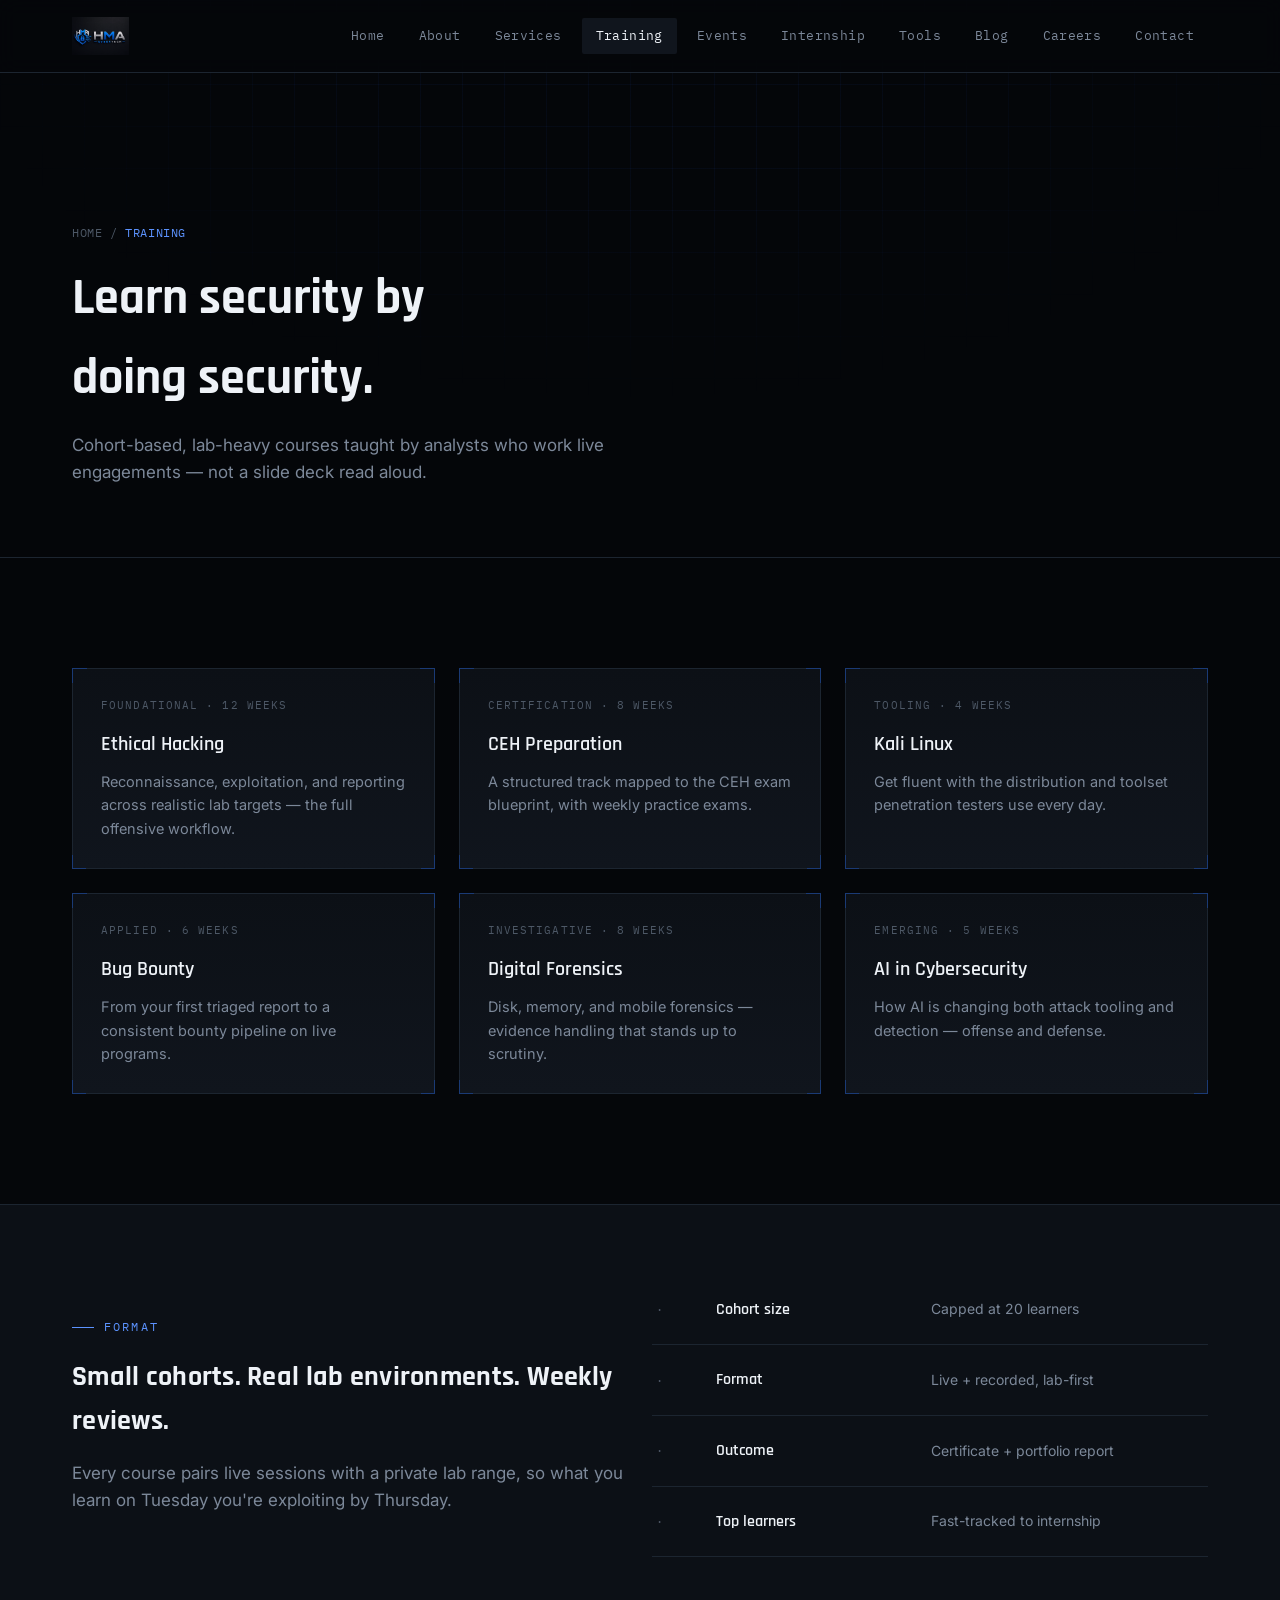
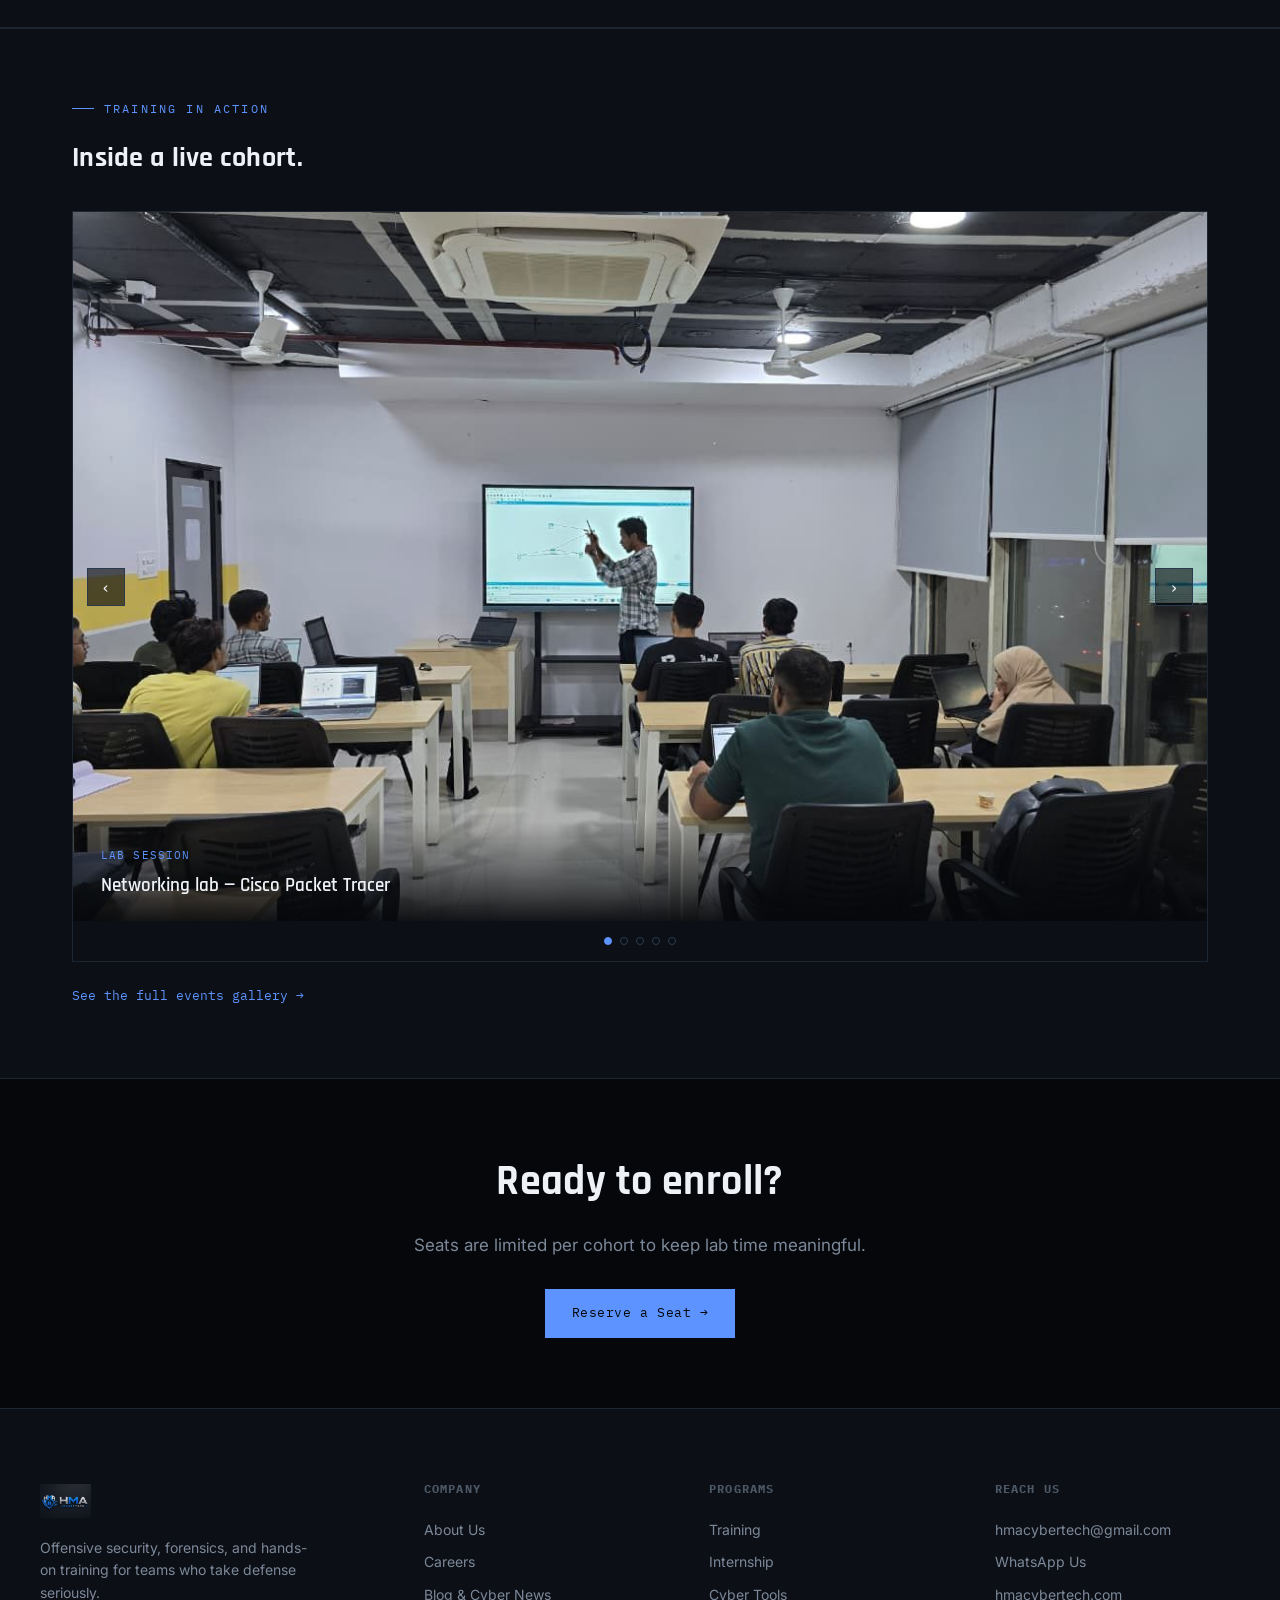
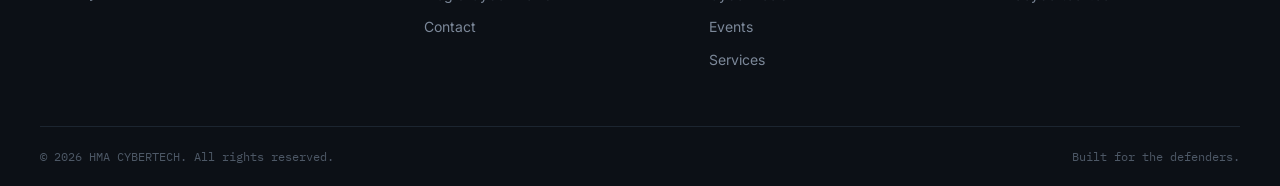
<file: hma-cybertech-site-3/hma-cybertech-site/training.html>
<!DOCTYPE html>
<html lang="en">
<head>
<meta charset="UTF-8">
<meta name="viewport" content="width=device-width, initial-scale=1.0">
<title>Training & Certifications — HMA CyberTech</title>
<link rel="stylesheet" href="assets/style.css">
</head>
<body>
<canvas id="matrix-canvas"></canvas>
<div class="grid-overlay"></div>

<nav class="nav">
  <div class="nav-inner">
    <a href="index.html" class="brand"><img src="assets/logo.png" alt="HMA CyberTech" class="brand-logo"></a>
    <div class="nav-links">
      <a href="index.html">Home</a>
      <a href="about.html">About</a>
      <a href="services.html">Services</a>
      <a href="training.html" class="active">Training</a>
      <a href="events.html">Events</a>
      <a href="internship.html">Internship</a>
      <a href="tools.html">Tools</a>
      <a href="blog.html">Blog</a>
      <a href="careers.html">Careers</a>
      <a href="contact.html">Contact</a> 
    </div>
    <button class="nav-toggle" aria-label="Menu">☰</button>
  </div>
</nav>

<header class="pagehead">
  <div class="wrap">
    <div class="crumb">HOME / <span>TRAINING</span></div>
    <h1>Learn security by<br>doing security.</h1>
    <p class="lede">Cohort-based, lab-heavy courses taught by analysts who work live engagements — not a slide deck read aloud.</p>
  </div>
</header>

<main style="position:relative; z-index:2;">

  <section class="section">
    <div class="wrap">
      <div class="grid grid-3">

        <div class="hud"><span class="bl"></span><span class="br"></span>
          <span class="hud-tag">Foundational · 12 weeks</span>
          <h3>Ethical Hacking</h3>
          <p>Reconnaissance, exploitation, and reporting across realistic lab targets — the full offensive workflow.</p>
        </div>

        <div class="hud"><span class="bl"></span><span class="br"></span>
          <span class="hud-tag">Certification · 8 weeks</span>
          <h3>CEH Preparation</h3>
          <p>A structured track mapped to the CEH exam blueprint, with weekly practice exams.</p>
        </div>

        <div class="hud"><span class="bl"></span><span class="br"></span>
          <span class="hud-tag">Tooling · 4 weeks</span>
          <h3>Kali Linux</h3>
          <p>Get fluent with the distribution and toolset penetration testers use every day.</p>
        </div>

        <div class="hud"><span class="bl"></span><span class="br"></span>
          <span class="hud-tag">Applied · 6 weeks</span>
          <h3>Bug Bounty</h3>
          <p>From your first triaged report to a consistent bounty pipeline on live programs.</p>
        </div>

        <div class="hud"><span class="bl"></span><span class="br"></span>
          <span class="hud-tag">Investigative · 8 weeks</span>
          <h3>Digital Forensics</h3>
          <p>Disk, memory, and mobile forensics — evidence handling that stands up to scrutiny.</p>
        </div>

        <div class="hud"><span class="bl"></span><span class="br"></span>
          <span class="hud-tag">Emerging · 5 weeks</span>
          <h3>AI in Cybersecurity</h3>
          <p>How AI is changing both attack tooling and detection — offense and defense.</p>
        </div>

      </div>
    </div>
  </section>

  <section class="section-tight" style="background:var(--panel); border-top:1px solid var(--line); border-bottom:1px solid var(--line);">
    <div class="wrap grid grid-2" style="align-items:center;">
      <div>
        <div class="eyebrow">Format</div>
        <h2 class="h2" style="font-size:28px;">Small cohorts. Real lab environments. Weekly reviews.</h2>
        <p class="lede">Every course pairs live sessions with a private lab range, so what you learn on Tuesday you're exploiting by Thursday.</p>
      </div>
      <div class="rowlist" style="border-top:none;">
        <div class="row"><span class="idx">·</span><span class="title" style="font-size:16px;">Cohort size</span><span class="desc">Capped at 20 learners</span></div>
        <div class="row"><span class="idx">·</span><span class="title" style="font-size:16px;">Format</span><span class="desc">Live + recorded, lab-first</span></div>
        <div class="row"><span class="idx">·</span><span class="title" style="font-size:16px;">Outcome</span><span class="desc">Certificate + portfolio report</span></div>
        <div class="row"><span class="idx">·</span><span class="title" style="font-size:16px;">Top learners</span><span class="desc">Fast-tracked to internship</span></div>
      </div>
    </div>
  </section>

  <section class="section-tight" style="background:var(--panel); border-top:1px solid var(--line); border-bottom:1px solid var(--line);">
    <div class="wrap">
      <div class="eyebrow">Training in Action</div>
      <h2 class="h2" style="font-size:28px; margin-bottom:30px;">Inside a live cohort.</h2>
      <div class="slideshow" data-slideshow data-autoplay="true">
        <div class="ss-viewport">
          <div class="ss-track">
            <div class="ss-slide">
              <img src="assets/gallery/event-02.jpg" alt="Instructor teaching networking with Cisco Packet Tracer">
              <div class="ss-caption"><span class="tag">Lab Session</span><h4>Networking lab — Cisco Packet Tracer</h4></div>
            </div>
            <div class="ss-slide">
              <img src="assets/gallery/event-05.jpg" alt="Instructor pointing at a network topology on screen">
              <div class="ss-caption"><span class="tag">Lab Session</span><h4>Building a topology, live</h4></div>
            </div>
            <div class="ss-slide">
              <img src="assets/gallery/event-04.jpg" alt="Students following along on laptops during a lab">
              <div class="ss-caption"><span class="tag">Hands-on</span><h4>Command line practice</h4></div>
            </div>
            <div class="ss-slide">
              <img src="assets/gallery/event-06.jpg" alt="Full cohort in a classroom during a lecture">
              <div class="ss-caption"><span class="tag">Cohort</span><h4>Full class — networking fundamentals</h4></div>
            </div>
            <div class="ss-slide">
              <img src="assets/gallery/event-01.jpg" alt="Cohort group photo at the end of a course">
              <div class="ss-caption"><span class="tag">Wrap-Up</span><h4>Another cohort, trained and ready</h4></div>
            </div>
          </div>
        </div>
        <div class="ss-controls">
          <button class="ss-prev" aria-label="Previous slide">‹</button>
          <button class="ss-next" aria-label="Next slide">›</button>
        </div>
        <div class="ss-dots"></div>
      </div>
      <p style="margin-top:20px;"><a href="events.html" class="mono" style="color:var(--blue-bright); font-size:13px;">See the full events gallery →</a></p>
    </div>
  </section>

  <section class="section-tight">
    <div class="wrap" style="text-align:center;">
      <h2 class="h2">Ready to enroll?</h2>
      <p class="lede" style="margin:0 auto 30px;">Seats are limited per cohort to keep lab time meaningful.</p>
      <a href="contact.html" class="btn">Reserve a Seat →</a>
    </div>
  </section>

</main>

<footer>
  <div class="wrap foot-top">
    <div>
      <a href="index.html" class="brand" style="margin-bottom:14px;"><img src="assets/logo.png" alt="HMA CyberTech" class="brand-logo brand-logo-foot"></a>
      <p style="color:var(--mute); font-size:14px; max-width:280px;">Offensive security, forensics, and hands-on training for teams who take defense seriously.</p>
    </div>
    <div>
      <h4>Company</h4>
      <a href="about.html">About Us</a>
      <a href="careers.html">Careers</a>
      <a href="blog.html">Blog & Cyber News</a>
      <a href="contact.html">Contact</a>
    </div>
    <div>
      <h4>Programs</h4>
      <a href="training.html">Training</a>
      <a href="internship.html">Internship</a>
      <a href="tools.html">Cyber Tools</a>
      <a href="events.html">Events</a>
      <a href="services.html">Services</a>
    </div>
    <div>
      <h4>Reach us</h4>
      <a href="mailto:hmacybertech@gmail.com">hmacybertech@gmail.com</a>
      <a href="tel:+919177409076">WhatsApp Us</a>
      <a href="contact.html">hmacybertech.com</a>
    </div>
  </div>
  <div class="wrap foot-bottom">
    <span>© 2026 HMA CYBERTECH. All rights reserved.</span>
    <span>Built for the defenders.</span>
  </div>
</footer>

<script src="assets/main.js"></script>
</body>
</html>
</file>
<file: hma-cybertech-site-3/hma-cybertech-site/assets/style.css>
/* ============================================================
   HMA CYBERTECH — DESIGN TOKENS
   Palette: void black + electric blue (brand) + tactical red (alert)
   Display: Rajdhani (technical, squared) | Utility/data: IBM Plex Mono | Body: Inter
   Signature: HUD corner-bracket panels, scanline sweep, live terminal type-in
   ============================================================ */

@import url('https://fonts.googleapis.com/css2?family=Rajdhani:wght@500;600;700&family=IBM+Plex+Mono:wght@400;500;600&family=Inter:wght@400;500;600&display=swap');

:root{
  --void:        #05070a;
  --panel:       #0c1016;
  --panel-2:     #10151d;
  --line:        #1c2530;
  --line-bright: #2a3a4d;

  --blue:        #2f6bff;
  --blue-bright: #5c93ff;
  --blue-dim:    #1a3a75;
  --red:         #ff3b45;
  --red-dim:     #5a1218;

  --silver:      #c7d0da;
  --white:       #eef2f7;
  --mute:        #7c8899;
  --mute-dim:    #4d5866;

  --font-display: 'Rajdhani', sans-serif;
  --font-mono:    'IBM Plex Mono', monospace;
  --font-body:    'Inter', sans-serif;

  --radius: 2px;
}

*{box-sizing:border-box; margin:0; padding:0;}
html{scroll-behavior:smooth;}
body{
  background:var(--void);
  color:var(--silver);
  font-family:var(--font-body);
  font-size:16px;
  line-height:1.6;
  overflow-x:hidden;
}
a{color:inherit; text-decoration:none;}
img{max-width:100%; display:block;}
ul{list-style:none;}

::selection{background:var(--blue-dim); color:var(--white);}

/* scrollbar */
::-webkit-scrollbar{width:8px;}
::-webkit-scrollbar-track{background:var(--void);}
::-webkit-scrollbar-thumb{background:var(--line-bright); border-radius:4px;}

/* focus visibility */
a:focus-visible, button:focus-visible, input:focus-visible, textarea:focus-visible{
  outline:2px solid var(--blue-bright);
  outline-offset:3px;
}

@media (prefers-reduced-motion: reduce){
  *{animation-duration:0.01ms !important; animation-iteration-count:1 !important; transition-duration:0.01ms !important; scroll-behavior:auto !important;}
}

/* ============ layout helpers ============ */
.wrap{max-width:1200px; margin:0 auto; padding:0 32px;}
.section{padding:110px 0;}
.section-tight{padding:70px 0;}
.eyebrow{
  font-family:var(--font-mono);
  font-size:12px;
  letter-spacing:.18em;
  text-transform:uppercase;
  color:var(--blue-bright);
  display:flex;
  align-items:center;
  gap:10px;
  margin-bottom:18px;
}
.eyebrow::before{content:''; width:22px; height:1px; background:var(--blue-bright);}
.h2{
  font-family:var(--font-display);
  font-weight:700;
  font-size:clamp(28px,4vw,42px);
  color:var(--white);
  letter-spacing:.01em;
  margin-bottom:16px;
}
.lede{color:var(--mute); max-width:640px; font-size:17px;}
.grid{display:grid; gap:24px;}
.grid-2{grid-template-columns:repeat(2,1fr);}
.grid-3{grid-template-columns:repeat(3,1fr);}
.grid-4{grid-template-columns:repeat(4,1fr);}
@media (max-width:900px){
  .grid-2,.grid-3,.grid-4{grid-template-columns:1fr;}
  .section{padding:70px 0;}
}

/* ============ matrix / scan background canvas ============ */
#matrix-canvas{
  position:fixed; inset:0; width:100%; height:100%;
  z-index:0; opacity:.5; pointer-events:none;
}
.grid-overlay{
  position:fixed; inset:0; z-index:0; pointer-events:none;
  background-image:
    linear-gradient(rgba(47,107,255,0.05) 1px, transparent 1px),
    linear-gradient(90deg, rgba(47,107,255,0.05) 1px, transparent 1px);
  background-size:42px 42px;
  mask-image:radial-gradient(ellipse 60% 50% at 50% 0%, black 40%, transparent 90%);
}

/* ============ nav ============ */
.nav{
  position:sticky; top:0; z-index:50;
  background:rgba(5,7,10,.82);
  backdrop-filter:blur(10px);
  border-bottom:1px solid var(--line);
}
.nav-inner{
  max-width:1200px; margin:0 auto; padding:0 32px;
  display:flex; align-items:center; justify-content:space-between;
  height:72px;
}
.brand{
  font-family:var(--font-display); font-weight:700; font-size:20px;
  color:var(--white); letter-spacing:.03em;
  display:flex; align-items:center; gap:10px;
}
.brand-logo{
  height:38px; width:auto; display:block;
  mix-blend-mode:screen; /* drops the logo's black backdrop onto the dark page bg */
}
.brand-logo-foot{height:34px;}
.brand .mark{
  width:30px; height:30px; border:1px solid var(--blue);
  display:flex; align-items:center; justify-content:center;
  color:var(--blue-bright); font-family:var(--font-mono); font-size:12px; font-weight:600;
  position:relative;
}
.brand .mark::before,.brand .mark::after{
  content:''; position:absolute; width:6px; height:6px; border:1px solid var(--red);
}
.brand .mark::before{top:-3px; left:-3px; border-right:none; border-bottom:none;}
.brand .mark::after{bottom:-3px; right:-3px; border-left:none; border-top:none;}
.brand .cursor{
  display:inline-block; width:8px; height:16px; background:var(--red);
  animation:blink 1s steps(1) infinite;
}
@keyframes blink{50%{opacity:0;}}

.nav-links{display:flex; gap:6px; align-items:center;}
.nav-links a{
  font-family:var(--font-mono); font-size:13px; letter-spacing:.03em;
  color:var(--mute); padding:8px 14px; border-radius:var(--radius);
  transition:color .15s ease, background .15s ease;
}
.nav-links a:hover, .nav-links a.active{color:var(--white); background:var(--panel-2);}
.nav-cta{
  font-family:var(--font-mono); font-size:12px; letter-spacing:.05em;
  color:var(--void); background:var(--blue-bright);
  padding:10px 18px; border:1px solid var(--blue-bright);
  transition:background .15s ease, color .15s ease;
}
.nav-cta:hover{background:transparent; color:var(--blue-bright);}
.nav-toggle{display:none; background:none; border:1px solid var(--line-bright); color:var(--white); width:40px; height:40px; font-family:var(--font-mono);}
@media (max-width:920px){
  .nav-links{display:none;}
  .nav-toggle{display:block;}
}

/* ============ hud panel / bracket card — SIGNATURE ELEMENT ============ */
.hud{
  position:relative;
  background:linear-gradient(180deg, var(--panel), var(--panel-2));
  border:1px solid var(--line);
  padding:28px;
}
.hud::before,.hud::after,
.hud .bl,.hud .br{
  content:''; position:absolute; width:14px; height:14px;
  border:1.5px solid var(--blue-dim); transition:border-color .2s ease, width .2s ease, height .2s ease;
}
.hud::before{top:-1px; left:-1px; border-right:none; border-bottom:none;}
.hud::after{top:-1px; right:-1px; border-left:none; border-bottom:none;}
.hud .bl{bottom:-1px; left:-1px; border-right:none; border-top:none;}
.hud .br{bottom:-1px; right:-1px; border-left:none; border-top:none;}
.hud:hover::before,.hud:hover::after,.hud:hover .bl,.hud:hover .br{
  border-color:var(--blue-bright); width:20px; height:20px;
}
.hud-tag{
  font-family:var(--font-mono); font-size:11px; color:var(--mute-dim);
  letter-spacing:.1em; text-transform:uppercase; margin-bottom:14px; display:block;
}
.hud h3{font-family:var(--font-display); font-size:20px; font-weight:600; color:var(--white); margin-bottom:10px;}
.hud p{color:var(--mute); font-size:14.5px;}

/* ============ buttons ============ */
.btn{
  font-family:var(--font-mono); font-size:13px; letter-spacing:.04em;
  padding:13px 26px; display:inline-flex; align-items:center; gap:10px;
  border:1px solid var(--blue-bright); color:var(--void); background:var(--blue-bright);
  cursor:pointer; transition:all .15s ease;
}
.btn:hover{background:var(--void); color:var(--blue-bright); box-shadow:0 0 0 1px var(--blue-bright) inset;}
.btn-outline{background:transparent; color:var(--white); border:1px solid var(--line-bright);}
.btn-outline:hover{border-color:var(--blue-bright); color:var(--blue-bright);}
.btn-red{background:var(--red); border-color:var(--red); color:var(--white);}
.btn-red:hover{background:transparent; color:var(--red);}

/* ============ hero ============ */
.hero{position:relative; padding:150px 0 110px; overflow:hidden;}
.hero-inner{position:relative; z-index:2; max-width:800px;}
.hero h1{
  font-family:var(--font-display); font-weight:700;
  font-size:clamp(38px,6vw,68px); line-height:1.04; color:var(--white);
  letter-spacing:.01em; margin-bottom:22px;
}
.hero h1 .accent{color:var(--blue-bright);}
.hero .type-line{
  font-family:var(--font-mono); font-size:14px; color:var(--red);
  letter-spacing:.05em; margin-bottom:20px; min-height:20px;
}
.hero .type-line .caret{display:inline-block; width:8px; height:14px; background:var(--red); margin-left:2px; animation:blink 1s steps(1) infinite; vertical-align:middle;}
.hero p.lede{font-size:18px; margin-bottom:36px;}
.hero-actions{display:flex; gap:14px; flex-wrap:wrap;}
.hero-stats{display:flex; gap:44px; margin-top:64px; flex-wrap:wrap;}
.hero-stats .stat b{font-family:var(--font-display); font-size:30px; color:var(--white); display:block;}
.hero-stats .stat span{font-family:var(--font-mono); font-size:11px; color:var(--mute-dim); letter-spacing:.08em; text-transform:uppercase;}

/* founder/brand banner (home only) */
.banner-section{position:relative; z-index:2; padding:0 0 90px;}
.banner-frame{position:relative; border:1px solid var(--line); background:var(--panel);}
.banner-frame .bl,.banner-frame .br,.banner-frame::before,.banner-frame::after{
  content:''; position:absolute; width:16px; height:16px; border:1.5px solid var(--blue-dim); z-index:2;
}
.banner-frame::before{content:''; top:-1px; left:-1px; border-right:none; border-bottom:none;}
.banner-frame::after{content:''; top:-1px; right:-1px; border-left:none; border-bottom:none;}
.banner-frame .bl{bottom:-1px; left:-1px; border-right:none; border-top:none;}
.banner-frame .br{bottom:-1px; right:-1px; border-left:none; border-top:none;}
.banner-img{width:100%; height:auto; display:block;}
@media (max-width:900px){ .banner-section{padding-bottom:60px;} }

/* page header (non-home) */
.pagehead{position:relative; padding:150px 0 70px; border-bottom:1px solid var(--line);}
.pagehead h1{font-family:var(--font-display); font-weight:700; font-size:clamp(32px,5vw,50px); color:var(--white);}
.pagehead .lede{margin-top:14px;}
.crumb{font-family:var(--font-mono); font-size:12px; color:var(--mute-dim); letter-spacing:.05em; margin-bottom:16px;}
.crumb span{color:var(--blue-bright);}

/* ============ table-ish list rows ============ */
.rowlist{border-top:1px solid var(--line);}
.rowlist .row{
  display:flex; align-items:center; justify-content:space-between; gap:20px;
  padding:22px 4px; border-bottom:1px solid var(--line);
  transition:background .15s ease;
}
.rowlist .row:hover{background:var(--panel);}
.rowlist .row .idx{font-family:var(--font-mono); font-size:12px; color:var(--mute-dim); width:40px;}
.rowlist .row .title{font-family:var(--font-display); font-size:19px; font-weight:600; color:var(--white); flex:1;}
.rowlist .row .desc{color:var(--mute); font-size:14px; flex:1.4;}
.rowlist .row .tag{font-family:var(--font-mono); font-size:11px; color:var(--blue-bright); border:1px solid var(--blue-dim); padding:4px 10px; white-space:nowrap;}

/* ============ footer ============ */
footer{border-top:1px solid var(--line); background:var(--panel); position:relative; z-index:2;}
.foot-top{padding:70px 0 50px; display:grid; grid-template-columns:1.4fr 1fr 1fr 1fr; gap:40px;}
.foot-top h4{font-family:var(--font-mono); font-size:12px; letter-spacing:.1em; text-transform:uppercase; color:var(--mute-dim); margin-bottom:16px;}
.foot-top a{display:block; color:var(--mute); font-size:14px; padding:5px 0; transition:color .15s ease;}
.foot-top a:hover{color:var(--blue-bright);}
.foot-bottom{border-top:1px solid var(--line); padding:20px 0; display:flex; justify-content:space-between; font-family:var(--font-mono); font-size:12px; color:var(--mute-dim);}
@media (max-width:900px){.foot-top{grid-template-columns:1fr 1fr;} .foot-bottom{flex-direction:column; gap:10px;}}

/* ============ form ============ */
.field{margin-bottom:20px;}
.field label{display:block; font-family:var(--font-mono); font-size:11px; letter-spacing:.08em; text-transform:uppercase; color:var(--mute-dim); margin-bottom:8px;}
.field input, .field textarea, .field select{
  width:100%; background:var(--panel); border:1px solid var(--line-bright); color:var(--white);
  padding:13px 14px; font-family:var(--font-body); font-size:14.5px;
}
.field input:focus, .field textarea:focus{border-color:var(--blue-bright); outline:none;}
.field textarea{resize:vertical; min-height:120px;}

/* ============ badge / pill ============ */
.pill{
  font-family:var(--font-mono); font-size:11px; color:var(--blue-bright);
  border:1px solid var(--blue-dim); padding:5px 12px; display:inline-block;
  letter-spacing:.05em;
}
.pill-red{color:var(--red); border-color:var(--red-dim);}

/* terminal window */
.term{background:#000; border:1px solid var(--line-bright); font-family:var(--font-mono); font-size:13px;}
.term-bar{display:flex; align-items:center; gap:8px; padding:10px 14px; border-bottom:1px solid var(--line);}
.term-bar span{width:9px; height:9px; border-radius:50%; background:var(--line-bright); display:block;}
.term-body{padding:20px; color:#8fd18f; line-height:1.7; white-space:pre-wrap;}
.term-body .g{color:var(--blue-bright);}
.term-body .r{color:var(--red);}
.term-body .w{color:var(--white);}

/* section divider label */
.divider{display:flex; align-items:center; gap:16px; margin:0 0 40px;}
.divider .line{flex:1; height:1px; background:var(--line);}
.divider span{font-family:var(--font-mono); font-size:11px; color:var(--mute-dim); letter-spacing:.12em;}

.mono{font-family:var(--font-mono);}

/* ============ slideshow / carousel ============ */
.slideshow{position:relative; border:1px solid var(--line); background:var(--panel); overflow:hidden;}
.slideshow::before,.slideshow::after{
  content:''; position:absolute; width:16px; height:16px; z-index:3;
  border:1.5px solid var(--blue-bright);
}
.slideshow::before{top:-1px; left:-1px; border-right:none; border-bottom:none;}
.slideshow::after{bottom:-1px; right:-1px; border-left:none; border-top:none;}
.ss-viewport{position:relative; overflow:hidden; width:100%;}
.ss-track{display:flex; transition:transform .5s cubic-bezier(.65,0,.35,1);}
.ss-slide{min-width:100%; position:relative;}
.ss-slide img{width:100%; height:100%; object-fit:cover; display:block; aspect-ratio:16/10;}
.ss-caption{
  position:absolute; left:0; right:0; bottom:0;
  padding:26px 28px 20px;
  background:linear-gradient(180deg, transparent, rgba(5,7,10,.92));
}
.ss-caption .tag{font-family:var(--font-mono); font-size:11px; color:var(--blue-bright); letter-spacing:.1em; text-transform:uppercase; display:block; margin-bottom:6px;}
.ss-caption h4{font-family:var(--font-display); font-size:19px; color:var(--white); font-weight:600;}
.ss-caption p{color:var(--mute); font-size:13.5px; margin-top:4px;}
.ss-controls{position:absolute; top:50%; left:0; right:0; transform:translateY(-50%); display:flex; justify-content:space-between; padding:0 14px; z-index:3; pointer-events:none;}
.ss-prev,.ss-next{
  pointer-events:auto; width:38px; height:38px; border:1px solid var(--line-bright);
  background:rgba(5,7,10,.6); color:var(--white); font-family:var(--font-mono); font-size:16px;
  cursor:pointer; transition:border-color .15s ease, color .15s ease;
}
.ss-prev:hover,.ss-next:hover{border-color:var(--blue-bright); color:var(--blue-bright);}
.ss-dots{display:flex; gap:8px; justify-content:center; padding:16px; background:var(--panel);}
.ss-dot{width:8px; height:8px; border-radius:50%; border:1px solid var(--line-bright); background:transparent; cursor:pointer; padding:0;}
.ss-dot.active{background:var(--blue-bright); border-color:var(--blue-bright);}

/* ============ photo gallery grid ============ */
.pgallery{columns:3 220px; column-gap:18px;}
.pgallery figure{break-inside:avoid; margin:0 0 18px; position:relative; border:1px solid var(--line); overflow:hidden;}
.pgallery img{width:100%; display:block; transition:transform .35s ease;}
.pgallery figure:hover img{transform:scale(1.04);}
.pgallery figcaption{
  position:absolute; left:0; right:0; bottom:0; padding:14px 14px 10px;
  background:linear-gradient(180deg, transparent, rgba(5,7,10,.9));
  font-family:var(--font-mono); font-size:11.5px; color:var(--silver); letter-spacing:.02em;
}
@media (max-width:700px){ .pgallery{columns:1 100%;} }
</file>
